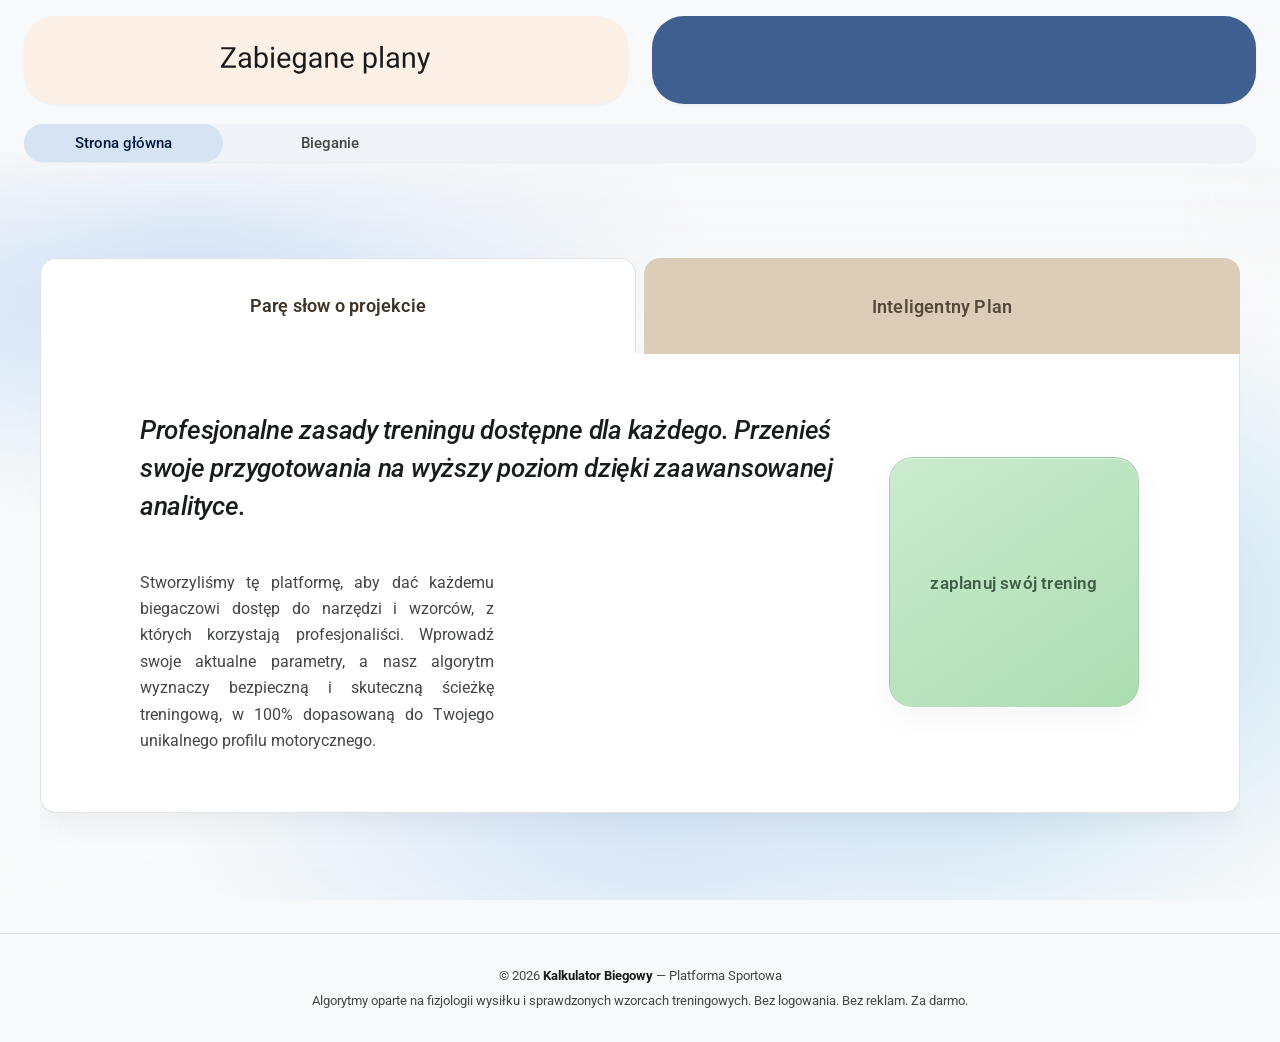
<file: index.html>
<!DOCTYPE html>
<html lang="pl">
<head>
    <meta charset="UTF-8">
    <meta name="viewport" content="width=device-width, initial-scale=1.0">
    <meta name="description" content="Platforma sportowa Kalkulator Biegowy — profesjonalne narzędzia treningowe oparte na fizjologii wysiłku.">

    <title>Kalkulator Biegowy — Platforma Sportowa</title>

    <!-- JSON-LD: SoftwareApplication (SEO) -->
    <script type="application/ld+json">
    {
        "@context": "https://schema.org",
        "@type": "SoftwareApplication",
        "name": "Kalkulator Biegowy",
        "applicationCategory": "SportsApplication",
        "operatingSystem": "Web",
        "description": "Platforma profesjonalnych narzędzi treningowych dla biegaczy, oparta na fizjologii wysiłku i sprawdzonych metodach treningowych.",
        "offers": {
            "@type": "Offer",
            "price": "0",
            "priceCurrency": "PLN"
        },
        "inLanguage": "pl"
    }
    </script>

    <!-- Google Fonts: Roboto + Material Symbols Outlined -->
    <link rel="preconnect" href="https://fonts.googleapis.com">
    <link rel="preconnect" href="https://fonts.gstatic.com" crossorigin>
    <link href="https://fonts.googleapis.com/css2?family=Roboto:wght@400;500;700&display=swap" rel="stylesheet">
    <link href="https://fonts.googleapis.com/css2?family=Material+Symbols+Outlined:opsz,wght,FILL,GRAD@24,400,0,0" rel="stylesheet">

    <!-- Design System: Material Design 3 -->
    <link rel="stylesheet" href="bieganie/style.css">

</head>
<body>

    <div class="bg" aria-hidden="true"></div>
    <div class="glass" aria-hidden="true"></div>

    <!-- =============================================
         TOP APP BAR (M3 — Surface / Sticky)
         ============================================= -->
    <header class="m3-top-bar" role="banner">
        <div class="m3-top-row-split">
            <div class="m3-top-half m3-half-left">
                <a href="index.html" class="m3-brand">
                    <svg class="m3-brand-logo" width="232" height="31" viewBox="0 0 232 31" fill="none" xmlns="http://www.w3.org/2000/svg" role="img" aria-label="Zabiegane plany">
                        <path d="M16.5469 21.5469V24H1.14062V21.5469H16.5469ZM16.0469 3.4375L1.85938 24H0V21.75L14.1719 1.25H16.0469V3.4375ZM14.7656 1.25V3.71875H0.203125V1.25H14.7656ZM30 21.1094V12.4062C30 11.7396 29.8646 11.1615 29.5938 10.6719C29.3333 10.1719 28.9375 9.78646 28.4062 9.51562C27.875 9.24479 27.2188 9.10938 26.4375 9.10938C25.7083 9.10938 25.0677 9.23438 24.5156 9.48438C23.974 9.73438 23.5469 10.0625 23.2344 10.4688C22.9323 10.875 22.7812 11.3125 22.7812 11.7812H19.8906C19.8906 11.1771 20.0469 10.5781 20.3594 9.98438C20.6719 9.39062 21.1198 8.85417 21.7031 8.375C22.2969 7.88542 23.0052 7.5 23.8281 7.21875C24.6615 6.92708 25.5885 6.78125 26.6094 6.78125C27.8385 6.78125 28.9219 6.98958 29.8594 7.40625C30.8073 7.82292 31.5469 8.45312 32.0781 9.29688C32.6198 10.1302 32.8906 11.1771 32.8906 12.4375V20.3125C32.8906 20.875 32.9375 21.474 33.0312 22.1094C33.1354 22.7448 33.2865 23.2917 33.4844 23.75V24H30.4688C30.3229 23.6667 30.2083 23.224 30.125 22.6719C30.0417 22.1094 30 21.5885 30 21.1094ZM30.5 13.75L30.5312 15.7812H27.6094C26.7865 15.7812 26.0521 15.849 25.4062 15.9844C24.7604 16.1094 24.2188 16.3021 23.7812 16.5625C23.3438 16.8229 23.0104 17.151 22.7812 17.5469C22.5521 17.9323 22.4375 18.3854 22.4375 18.9062C22.4375 19.4375 22.5573 19.9219 22.7969 20.3594C23.0365 20.7969 23.3958 21.1458 23.875 21.4062C24.3646 21.6562 24.9635 21.7812 25.6719 21.7812C26.5573 21.7812 27.3385 21.5938 28.0156 21.2188C28.6927 20.8438 29.2292 20.3854 29.625 19.8438C30.0312 19.3021 30.25 18.776 30.2812 18.2656L31.5156 19.6562C31.4427 20.0938 31.2448 20.5781 30.9219 21.1094C30.599 21.6406 30.1667 22.151 29.625 22.6406C29.0938 23.1198 28.4583 23.5208 27.7188 23.8438C26.9896 24.1562 26.1667 24.3125 25.25 24.3125C24.1042 24.3125 23.099 24.0885 22.2344 23.6406C21.3802 23.1927 20.7135 22.5938 20.2344 21.8438C19.7656 21.0833 19.5312 20.2344 19.5312 19.2969C19.5312 18.3906 19.7083 17.5938 20.0625 16.9062C20.4167 16.2083 20.9271 15.6302 21.5938 15.1719C22.2604 14.7031 23.0625 14.349 24 14.1094C24.9375 13.8698 25.9844 13.75 27.1406 13.75H30.5ZM37.4219 0H40.3281V20.7188L40.0781 24H37.4219V0ZM51.75 15.4062V15.7344C51.75 16.9635 51.6042 18.1042 51.3125 19.1562C51.0208 20.1979 50.5938 21.1042 50.0312 21.875C49.4688 22.6458 48.7812 23.2448 47.9688 23.6719C47.1562 24.099 46.224 24.3125 45.1719 24.3125C44.099 24.3125 43.1562 24.1302 42.3438 23.7656C41.5417 23.3906 40.8646 22.8542 40.3125 22.1562C39.7604 21.4583 39.3177 20.6146 38.9844 19.625C38.6615 18.6354 38.4375 17.5208 38.3125 16.2812V14.8438C38.4375 13.5938 38.6615 12.474 38.9844 11.4844C39.3177 10.4948 39.7604 9.65104 40.3125 8.95312C40.8646 8.24479 41.5417 7.70833 42.3438 7.34375C43.1458 6.96875 44.0781 6.78125 45.1406 6.78125C46.2031 6.78125 47.1458 6.98958 47.9688 7.40625C48.7917 7.8125 49.4792 8.39583 50.0312 9.15625C50.5938 9.91667 51.0208 10.8281 51.3125 11.8906C51.6042 12.9427 51.75 14.1146 51.75 15.4062ZM48.8438 15.7344V15.4062C48.8438 14.5625 48.7656 13.7708 48.6094 13.0312C48.4531 12.2812 48.2031 11.625 47.8594 11.0625C47.5156 10.4896 47.0625 10.0417 46.5 9.71875C45.9375 9.38542 45.2448 9.21875 44.4219 9.21875C43.6927 9.21875 43.0573 9.34375 42.5156 9.59375C41.9844 9.84375 41.5312 10.1823 41.1562 10.6094C40.7812 11.026 40.474 11.5052 40.2344 12.0469C40.0052 12.5781 39.8333 13.1302 39.7188 13.7031V17.4688C39.8854 18.1979 40.1562 18.901 40.5312 19.5781C40.9167 20.2448 41.4271 20.7917 42.0625 21.2188C42.7083 21.6458 43.5052 21.8594 44.4531 21.8594C45.2344 21.8594 45.901 21.7031 46.4531 21.3906C47.0156 21.0677 47.4688 20.625 47.8125 20.0625C48.1667 19.5 48.4271 18.849 48.5938 18.1094C48.7604 17.3698 48.8438 16.5781 48.8438 15.7344ZM58.5469 7.09375V24H55.6406V7.09375H58.5469ZM55.4219 2.60938C55.4219 2.14062 55.5625 1.74479 55.8438 1.42188C56.1354 1.09896 56.5625 0.9375 57.125 0.9375C57.6771 0.9375 58.099 1.09896 58.3906 1.42188C58.6927 1.74479 58.8438 2.14062 58.8438 2.60938C58.8438 3.05729 58.6927 3.44271 58.3906 3.76562C58.099 4.07812 57.6771 4.23438 57.125 4.23438C56.5625 4.23438 56.1354 4.07812 55.8438 3.76562C55.5625 3.44271 55.4219 3.05729 55.4219 2.60938ZM70.2031 24.3125C69.026 24.3125 67.9583 24.1146 67 23.7188C66.0521 23.3125 65.2344 22.7448 64.5469 22.0156C63.8698 21.2865 63.349 20.4219 62.9844 19.4219C62.6198 18.4219 62.4375 17.3281 62.4375 16.1406V15.4844C62.4375 14.1094 62.6406 12.8854 63.0469 11.8125C63.4531 10.7292 64.0052 9.8125 64.7031 9.0625C65.401 8.3125 66.1927 7.74479 67.0781 7.35938C67.9635 6.97396 68.8802 6.78125 69.8281 6.78125C71.0365 6.78125 72.0781 6.98958 72.9531 7.40625C73.8385 7.82292 74.5625 8.40625 75.125 9.15625C75.6875 9.89583 76.1042 10.7708 76.375 11.7812C76.6458 12.7812 76.7812 13.875 76.7812 15.0625V16.3594H64.1562V14H73.8906V13.7812C73.849 13.0312 73.6927 12.3021 73.4219 11.5938C73.1615 10.8854 72.7448 10.3021 72.1719 9.84375C71.599 9.38542 70.8177 9.15625 69.8281 9.15625C69.1719 9.15625 68.5677 9.29688 68.0156 9.57812C67.4635 9.84896 66.9896 10.2552 66.5938 10.7969C66.1979 11.3385 65.8906 12 65.6719 12.7812C65.4531 13.5625 65.3438 14.4635 65.3438 15.4844V16.1406C65.3438 16.9427 65.4531 17.6979 65.6719 18.4062C65.901 19.1042 66.2292 19.7188 66.6562 20.25C67.0938 20.7812 67.6198 21.1979 68.2344 21.5C68.8594 21.8021 69.5677 21.9531 70.3594 21.9531C71.3802 21.9531 72.2448 21.7448 72.9531 21.3281C73.6615 20.9115 74.2812 20.3542 74.8125 19.6562L76.5625 21.0469C76.1979 21.599 75.7344 22.125 75.1719 22.625C74.6094 23.125 73.9167 23.5312 73.0938 23.8438C72.2812 24.1562 71.3177 24.3125 70.2031 24.3125ZM91.1094 7.09375H93.7344V23.6406C93.7344 25.1302 93.4323 26.401 92.8281 27.4531C92.224 28.5052 91.3802 29.3021 90.2969 29.8438C89.224 30.3958 87.9844 30.6719 86.5781 30.6719C85.9948 30.6719 85.3073 30.5781 84.5156 30.3906C83.7344 30.2135 82.9635 29.9062 82.2031 29.4688C81.4531 29.0417 80.8229 28.4635 80.3125 27.7344L81.8281 26.0156C82.5365 26.8698 83.276 27.4635 84.0469 27.7969C84.8281 28.1302 85.599 28.2969 86.3594 28.2969C87.276 28.2969 88.0677 28.125 88.7344 27.7812C89.401 27.4375 89.9167 26.9271 90.2812 26.25C90.6562 25.5833 90.8438 24.7604 90.8438 23.7812V10.8125L91.1094 7.09375ZM79.4688 15.7344V15.4062C79.4688 14.1146 79.6198 12.9427 79.9219 11.8906C80.2344 10.8281 80.6771 9.91667 81.25 9.15625C81.8333 8.39583 82.5365 7.8125 83.3594 7.40625C84.1823 6.98958 85.1094 6.78125 86.1406 6.78125C87.2031 6.78125 88.1302 6.96875 88.9219 7.34375C89.724 7.70833 90.401 8.24479 90.9531 8.95312C91.5156 9.65104 91.9583 10.4948 92.2812 11.4844C92.6042 12.474 92.8281 13.5938 92.9531 14.8438V16.2812C92.8385 17.5208 92.6146 18.6354 92.2812 19.625C91.9583 20.6146 91.5156 21.4583 90.9531 22.1562C90.401 22.8542 89.724 23.3906 88.9219 23.7656C88.1198 24.1302 87.1823 24.3125 86.1094 24.3125C85.099 24.3125 84.1823 24.099 83.3594 23.6719C82.5469 23.2448 81.849 22.6458 81.2656 21.875C80.6823 21.1042 80.2344 20.1979 79.9219 19.1562C79.6198 18.1042 79.4688 16.9635 79.4688 15.7344ZM82.3594 15.4062V15.7344C82.3594 16.5781 82.4427 17.3698 82.6094 18.1094C82.7865 18.849 83.0521 19.5 83.4062 20.0625C83.7708 20.625 84.2344 21.0677 84.7969 21.3906C85.3594 21.7031 86.0312 21.8594 86.8125 21.8594C87.7708 21.8594 88.5625 21.6562 89.1875 21.25C89.8125 20.8438 90.3073 20.3073 90.6719 19.6406C91.0469 18.974 91.3385 18.25 91.5469 17.4688V13.7031C91.4323 13.1302 91.2552 12.5781 91.0156 12.0469C90.7865 11.5052 90.4844 11.026 90.1094 10.6094C89.7448 10.1823 89.2917 9.84375 88.75 9.59375C88.2083 9.34375 87.5729 9.21875 86.8438 9.21875C86.0521 9.21875 85.3698 9.38542 84.7969 9.71875C84.2344 10.0417 83.7708 10.4896 83.4062 11.0625C83.0521 11.625 82.7865 12.2812 82.6094 13.0312C82.4427 13.7708 82.3594 14.5625 82.3594 15.4062ZM108.094 21.1094V12.4062C108.094 11.7396 107.958 11.1615 107.688 10.6719C107.427 10.1719 107.031 9.78646 106.5 9.51562C105.969 9.24479 105.312 9.10938 104.531 9.10938C103.802 9.10938 103.161 9.23438 102.609 9.48438C102.068 9.73438 101.641 10.0625 101.328 10.4688C101.026 10.875 100.875 11.3125 100.875 11.7812H97.9844C97.9844 11.1771 98.1406 10.5781 98.4531 9.98438C98.7656 9.39062 99.2135 8.85417 99.7969 8.375C100.391 7.88542 101.099 7.5 101.922 7.21875C102.755 6.92708 103.682 6.78125 104.703 6.78125C105.932 6.78125 107.016 6.98958 107.953 7.40625C108.901 7.82292 109.641 8.45312 110.172 9.29688C110.714 10.1302 110.984 11.1771 110.984 12.4375V20.3125C110.984 20.875 111.031 21.474 111.125 22.1094C111.229 22.7448 111.38 23.2917 111.578 23.75V24H108.562C108.417 23.6667 108.302 23.224 108.219 22.6719C108.135 22.1094 108.094 21.5885 108.094 21.1094ZM108.594 13.75L108.625 15.7812H105.703C104.88 15.7812 104.146 15.849 103.5 15.9844C102.854 16.1094 102.312 16.3021 101.875 16.5625C101.438 16.8229 101.104 17.151 100.875 17.5469C100.646 17.9323 100.531 18.3854 100.531 18.9062C100.531 19.4375 100.651 19.9219 100.891 20.3594C101.13 20.7969 101.49 21.1458 101.969 21.4062C102.458 21.6562 103.057 21.7812 103.766 21.7812C104.651 21.7812 105.432 21.5938 106.109 21.2188C106.786 20.8438 107.323 20.3854 107.719 19.8438C108.125 19.3021 108.344 18.776 108.375 18.2656L109.609 19.6562C109.536 20.0938 109.339 20.5781 109.016 21.1094C108.693 21.6406 108.26 22.151 107.719 22.6406C107.188 23.1198 106.552 23.5208 105.812 23.8438C105.083 24.1562 104.26 24.3125 103.344 24.3125C102.198 24.3125 101.193 24.0885 100.328 23.6406C99.474 23.1927 98.8073 22.5938 98.3281 21.8438C97.8594 21.0833 97.625 20.2344 97.625 19.2969C97.625 18.3906 97.8021 17.5938 98.1562 16.9062C98.5104 16.2083 99.0208 15.6302 99.6875 15.1719C100.354 14.7031 101.156 14.349 102.094 14.1094C103.031 13.8698 104.078 13.75 105.234 13.75H108.594ZM118.422 10.7031V24H115.531V7.09375H118.266L118.422 10.7031ZM117.734 14.9062L116.531 14.8594C116.542 13.7031 116.714 12.6354 117.047 11.6562C117.38 10.6667 117.849 9.80729 118.453 9.07812C119.057 8.34896 119.776 7.78646 120.609 7.39062C121.453 6.98438 122.385 6.78125 123.406 6.78125C124.24 6.78125 124.99 6.89583 125.656 7.125C126.323 7.34375 126.891 7.69792 127.359 8.1875C127.839 8.67708 128.203 9.3125 128.453 10.0938C128.703 10.8646 128.828 11.8073 128.828 12.9219V24H125.922V12.8906C125.922 12.0052 125.792 11.2969 125.531 10.7656C125.271 10.224 124.891 9.83333 124.391 9.59375C123.891 9.34375 123.276 9.21875 122.547 9.21875C121.828 9.21875 121.172 9.36979 120.578 9.67188C119.995 9.97396 119.49 10.3906 119.062 10.9219C118.646 11.4531 118.318 12.0625 118.078 12.75C117.849 13.4271 117.734 14.1458 117.734 14.9062ZM140.234 24.3125C139.057 24.3125 137.99 24.1146 137.031 23.7188C136.083 23.3125 135.266 22.7448 134.578 22.0156C133.901 21.2865 133.38 20.4219 133.016 19.4219C132.651 18.4219 132.469 17.3281 132.469 16.1406V15.4844C132.469 14.1094 132.672 12.8854 133.078 11.8125C133.484 10.7292 134.036 9.8125 134.734 9.0625C135.432 8.3125 136.224 7.74479 137.109 7.35938C137.995 6.97396 138.911 6.78125 139.859 6.78125C141.068 6.78125 142.109 6.98958 142.984 7.40625C143.87 7.82292 144.594 8.40625 145.156 9.15625C145.719 9.89583 146.135 10.7708 146.406 11.7812C146.677 12.7812 146.812 13.875 146.812 15.0625V16.3594H134.188V14H143.922V13.7812C143.88 13.0312 143.724 12.3021 143.453 11.5938C143.193 10.8854 142.776 10.3021 142.203 9.84375C141.63 9.38542 140.849 9.15625 139.859 9.15625C139.203 9.15625 138.599 9.29688 138.047 9.57812C137.495 9.84896 137.021 10.2552 136.625 10.7969C136.229 11.3385 135.922 12 135.703 12.7812C135.484 13.5625 135.375 14.4635 135.375 15.4844V16.1406C135.375 16.9427 135.484 17.6979 135.703 18.4062C135.932 19.1042 136.26 19.7188 136.688 20.25C137.125 20.7812 137.651 21.1979 138.266 21.5C138.891 21.8021 139.599 21.9531 140.391 21.9531C141.411 21.9531 142.276 21.7448 142.984 21.3281C143.693 20.9115 144.312 20.3542 144.844 19.6562L146.594 21.0469C146.229 21.599 145.766 22.125 145.203 22.625C144.641 23.125 143.948 23.5312 143.125 23.8438C142.312 24.1562 141.349 24.3125 140.234 24.3125ZM161.016 10.3438V30.5H158.109V7.09375H160.766L161.016 10.3438ZM172.406 15.4062V15.7344C172.406 16.9635 172.26 18.1042 171.969 19.1562C171.677 20.1979 171.25 21.1042 170.688 21.875C170.135 22.6458 169.453 23.2448 168.641 23.6719C167.828 24.099 166.896 24.3125 165.844 24.3125C164.771 24.3125 163.823 24.1354 163 23.7812C162.177 23.4271 161.479 22.9115 160.906 22.2344C160.333 21.5573 159.875 20.7448 159.531 19.7969C159.198 18.849 158.969 17.7812 158.844 16.5938V14.8438C158.969 13.5938 159.203 12.474 159.547 11.4844C159.891 10.4948 160.344 9.65104 160.906 8.95312C161.479 8.24479 162.172 7.70833 162.984 7.34375C163.797 6.96875 164.734 6.78125 165.797 6.78125C166.859 6.78125 167.802 6.98958 168.625 7.40625C169.448 7.8125 170.141 8.39583 170.703 9.15625C171.266 9.91667 171.688 10.8281 171.969 11.8906C172.26 12.9427 172.406 14.1146 172.406 15.4062ZM169.5 15.7344V15.4062C169.5 14.5625 169.411 13.7708 169.234 13.0312C169.057 12.2812 168.781 11.625 168.406 11.0625C168.042 10.4896 167.573 10.0417 167 9.71875C166.427 9.38542 165.745 9.21875 164.953 9.21875C164.224 9.21875 163.589 9.34375 163.047 9.59375C162.516 9.84375 162.062 10.1823 161.688 10.6094C161.312 11.026 161.005 11.5052 160.766 12.0469C160.536 12.5781 160.365 13.1302 160.25 13.7031V17.75C160.458 18.4792 160.75 19.1667 161.125 19.8125C161.5 20.4479 162 20.9635 162.625 21.3594C163.25 21.7448 164.036 21.9375 164.984 21.9375C165.766 21.9375 166.438 21.776 167 21.4531C167.573 21.1198 168.042 20.6667 168.406 20.0938C168.781 19.5208 169.057 18.8646 169.234 18.125C169.411 17.375 169.5 16.5781 169.5 15.7344ZM179.234 0V24H176.328V0H179.234ZM193.844 21.1094V12.4062C193.844 11.7396 193.708 11.1615 193.438 10.6719C193.177 10.1719 192.781 9.78646 192.25 9.51562C191.719 9.24479 191.062 9.10938 190.281 9.10938C189.552 9.10938 188.911 9.23438 188.359 9.48438C187.818 9.73438 187.391 10.0625 187.078 10.4688C186.776 10.875 186.625 11.3125 186.625 11.7812H183.734C183.734 11.1771 183.891 10.5781 184.203 9.98438C184.516 9.39062 184.964 8.85417 185.547 8.375C186.141 7.88542 186.849 7.5 187.672 7.21875C188.505 6.92708 189.432 6.78125 190.453 6.78125C191.682 6.78125 192.766 6.98958 193.703 7.40625C194.651 7.82292 195.391 8.45312 195.922 9.29688C196.464 10.1302 196.734 11.1771 196.734 12.4375V20.3125C196.734 20.875 196.781 21.474 196.875 22.1094C196.979 22.7448 197.13 23.2917 197.328 23.75V24H194.312C194.167 23.6667 194.052 23.224 193.969 22.6719C193.885 22.1094 193.844 21.5885 193.844 21.1094ZM194.344 13.75L194.375 15.7812H191.453C190.63 15.7812 189.896 15.849 189.25 15.9844C188.604 16.1094 188.062 16.3021 187.625 16.5625C187.188 16.8229 186.854 17.151 186.625 17.5469C186.396 17.9323 186.281 18.3854 186.281 18.9062C186.281 19.4375 186.401 19.9219 186.641 20.3594C186.88 20.7969 187.24 21.1458 187.719 21.4062C188.208 21.6562 188.807 21.7812 189.516 21.7812C190.401 21.7812 191.182 21.5938 191.859 21.2188C192.536 20.8438 193.073 20.3854 193.469 19.8438C193.875 19.3021 194.094 18.776 194.125 18.2656L195.359 19.6562C195.286 20.0938 195.089 20.5781 194.766 21.1094C194.443 21.6406 194.01 22.151 193.469 22.6406C192.938 23.1198 192.302 23.5208 191.562 23.8438C190.833 24.1562 190.01 24.3125 189.094 24.3125C187.948 24.3125 186.943 24.0885 186.078 23.6406C185.224 23.1927 184.557 22.5938 184.078 21.8438C183.609 21.0833 183.375 20.2344 183.375 19.2969C183.375 18.3906 183.552 17.5938 183.906 16.9062C184.26 16.2083 184.771 15.6302 185.438 15.1719C186.104 14.7031 186.906 14.349 187.844 14.1094C188.781 13.8698 189.828 13.75 190.984 13.75H194.344ZM204.172 10.7031V24H201.281V7.09375H204.016L204.172 10.7031ZM203.484 14.9062L202.281 14.8594C202.292 13.7031 202.464 12.6354 202.797 11.6562C203.13 10.6667 203.599 9.80729 204.203 9.07812C204.807 8.34896 205.526 7.78646 206.359 7.39062C207.203 6.98438 208.135 6.78125 209.156 6.78125C209.99 6.78125 210.74 6.89583 211.406 7.125C212.073 7.34375 212.641 7.69792 213.109 8.1875C213.589 8.67708 213.953 9.3125 214.203 10.0938C214.453 10.8646 214.578 11.8073 214.578 12.9219V24H211.672V12.8906C211.672 12.0052 211.542 11.2969 211.281 10.7656C211.021 10.224 210.641 9.83333 210.141 9.59375C209.641 9.34375 209.026 9.21875 208.297 9.21875C207.578 9.21875 206.922 9.36979 206.328 9.67188C205.745 9.97396 205.24 10.3906 204.812 10.9219C204.396 11.4531 204.068 12.0625 203.828 12.75C203.599 13.4271 203.484 14.1458 203.484 14.9062ZM223.719 22.25L228.422 7.09375H231.516L224.734 26.6094C224.578 27.026 224.37 27.474 224.109 27.9531C223.859 28.4427 223.536 28.9062 223.141 29.3438C222.745 29.7812 222.266 30.1354 221.703 30.4062C221.151 30.6875 220.49 30.8281 219.719 30.8281C219.49 30.8281 219.198 30.7969 218.844 30.7344C218.49 30.6719 218.24 30.6198 218.094 30.5781L218.078 28.2344C218.161 28.2448 218.292 28.2552 218.469 28.2656C218.656 28.2865 218.786 28.2969 218.859 28.2969C219.516 28.2969 220.073 28.2083 220.531 28.0312C220.99 27.8646 221.375 27.5781 221.688 27.1719C222.01 26.776 222.286 26.2292 222.516 25.5312L223.719 22.25ZM220.266 7.09375L224.656 20.2188L225.406 23.2656L223.328 24.3281L217.109 7.09375H220.266Z" fill="currentColor"/>
                    </svg>
                </a>
            </div>
            <div class="m3-top-half m3-half-right" style="justify-content: flex-end;">
            </div>
        </div>
        <nav class="m3-tab-row" aria-label="Nawigacja główna">
            <a href="index.html" class="m3-tab active">
                Strona główna
            </a>
            <a href="bieganie/bieganie.html" class="m3-tab">
                Bieganie
            </a>
            <a href="#" class="m3-tab" style="pointer-events: none; opacity: 0.5;">
            </a>
        </nav>
    </header>

    <!-- =============================================
         MAIN CONTENT (Hub)
         ============================================= -->
    <main class="app-content home-main">

        <!-- ==========================================
             SEKCJA HERO — zakładki (showcase) + CTA
             ========================================== -->
        <section class="hero-showcase" aria-label="Wybór dyscypliny">
            <div class="showcase-tablist" role="tablist" aria-label="Widok strony głównej">
                <button type="button" class="showcase-tab" role="tab" id="showcase-tab-1"
                    aria-selected="true" aria-controls="panel-1">
                    <span class="showcase-tab-brand">
                        <span class="showcase-tab-label">Parę słow o projekcie</span>
                    </span>
                </button>
                <button type="button" class="showcase-tab" role="tab" id="showcase-tab-2"
                    aria-selected="false" aria-controls="panel-2">
                    <span class="showcase-tab-brand">
                        <span class="showcase-tab-label">Inteligentny Plan</span>
                    </span>
                </button>
            </div>

            <div class="hero-showcase-folder">
                <div id="panel-1" class="showcase-panel" role="tabpanel" aria-labelledby="showcase-tab-1">
                    <div class="showcase-panel-content">
                        <div class="showcase-panel-text-block">
                            <h3 class="showcase-quote">
                                Profesjonalne zasady treningu dostępne dla każdego. Przenieś swoje przygotowania na wyższy poziom dzięki zaawansowanej analityce.
                            </h3>
                            <p class="showcase-panel-text">
                                Stworzyliśmy tę platformę, aby dać każdemu biegaczowi dostęp do narzędzi i wzorców, z których korzystają profesjonaliści. Wprowadź swoje aktualne parametry, a nasz algorytm wyznaczy bezpieczną i skuteczną ścieżkę treningową, w 100% dopasowaną do Twojego unikalnego profilu motorycznego.
                            </p>
                        </div>
                        <div class="showcase-panel-visual">
                            <a href="bieganie/bieganie.html" class="btn-generate showcase-panel-cta-visual" aria-label="Zaplanuj swój trening">
                                zaplanuj swój trening
                            </a>
                        </div>
                    </div>
                </div>
                <div id="panel-2" class="showcase-panel" role="tabpanel" aria-labelledby="showcase-tab-2" hidden>
                    <div class="showcase-panel-content">
                        <div class="showcase-panel-text-block">
                            <h3 class="showcase-quote">
                                Jesteś w miejscu, gdzie plan dostosowuje się do Twojego życia, a nie Ty do planu. Odkryj inteligentny proces, który prowadzi Cię za rękę do celu.
                            </h3>
                            <p class="showcase-panel-text">
                                Zdejmujemy z Ciebie ciężar dziennego planowania. Ty tylko wiążesz buty i wychodzisz na trening. Stosujemy rygorystyczny, wielotygodniowy cykl adaptacyjny. To czas, w którym Twoja fizjologia przechodzi trwałą metamorfozę, budując wydolność, która zostanie z Tobą na dłuższy czas, a nie tylko na jeden bieg.
                            </p>
                        </div>
                        <div class="showcase-panel-visual">
                            <a href="bieganie/bieganie.html" class="btn-generate showcase-panel-cta-visual" aria-label="Zaplanuj swój trening">
                                zaplanuj swój trening
                            </a>
                        </div>
                    </div>
                </div>
            </div>
        </section>

    </main>

    <!-- =============================================
         STOPKA STRONY (poza <main>)
         Wyśrodkowana, border-top var(--border),
         tekst var(--muted), drobny font.
         ============================================= -->
    <footer class="site-footer" role="contentinfo">
        <p>© 2026 <strong>Kalkulator Biegowy</strong> — Platforma Sportowa</p>
        <p>
            Algorytmy oparte na fizjologii wysiłku i sprawdzonych wzorcach treningowych.
            Bez logowania. Bez reklam. Za darmo.
        </p>
    </footer>

    <script src="nav.js" defer></script>
    <script>
    /**
     * Hero showcase — zakładki (WCAG). Tylko index.html; brak modułu = cichy return.
     * Czyste funkcje: cyclicIndex, indexOfSelectedTab; DRY: applyTabSelection.
     */
    (() => {
        'use strict';

        const TABLIST_SEL = '.hero-showcase .showcase-tablist[role="tablist"]';

        const queryTablist = () => {
            try {
                return document.querySelector(TABLIST_SEL);
            } catch (err) {
                console.warn('[hero-showcase-tabs] queryTablist', err);
                return null;
            }
        };

        const collectTabs = (tablist) => {
            try {
                return Array.from(tablist.querySelectorAll('[role="tab"]'));
            } catch (err) {
                console.warn('[hero-showcase-tabs] collectTabs', err);
                return [];
            }
        };

        const indexOfSelectedTab = (tabs) => {
            const i = tabs.findIndex((t) => t.getAttribute('aria-selected') === 'true');
            return i < 0 ? 0 : i;
        };

        /** @param {number} currentIndex @param {number} delta -1 | 1 @param {number} length */
        const cyclicIndex = (currentIndex, delta, length) => {
            if (length < 1) return 0;
            return ((currentIndex + delta) % length + length) % length;
        };

        const panelForTab = (tab) => {
            try {
                const id = tab.getAttribute('aria-controls');
                return id ? document.getElementById(id) : null;
            } catch (err) {
                console.warn('[hero-showcase-tabs] panelForTab', err);
                return null;
            }
        };

        const applyTabSelection = (tabs, activeIndex) => {
            tabs.forEach((tab, i) => {
                const on = i === activeIndex;
                tab.setAttribute('aria-selected', String(on));
                tab.tabIndex = on ? 0 : -1;
                const panel = panelForTab(tab);
                if (!panel) return;
                if (on) panel.removeAttribute('hidden');
                else panel.setAttribute('hidden', '');
            });
        };

        const bindShowcaseTabs = (tablist, tabs) => {
            tablist.addEventListener('click', (e) => {
                try {
                    const t = e.target?.closest?.('[role="tab"]');
                    if (!t || !tablist.contains(t)) return;
                    e.preventDefault();
                    const idx = tabs.indexOf(t);
                    if (idx < 0) return;
                    applyTabSelection(tabs, idx);
                } catch (err) {
                    console.warn('[hero-showcase-tabs] click', err);
                }
            });

            tablist.addEventListener('keydown', (e) => {
                try {
                    let delta = 0;
                    if (e.key === 'ArrowRight') delta = 1;
                    else if (e.key === 'ArrowLeft') delta = -1;
                    else return;

                    e.preventDefault();
                    const cur = indexOfSelectedTab(tabs);
                    const next = cyclicIndex(cur, delta, tabs.length);
                    applyTabSelection(tabs, next);
                    tabs[next].focus();
                } catch (err) {
                    console.warn('[hero-showcase-tabs] keydown', err);
                }
            });
        };

        const init = () => {
            try {
                const tablist = queryTablist();
                if (!tablist) return;

                const tabs = collectTabs(tablist);
                if (!tabs.length) return;

                bindShowcaseTabs(tablist, tabs);
                applyTabSelection(tabs, indexOfSelectedTab(tabs));
            } catch (err) {
                console.warn('[hero-showcase-tabs] init', err);
            }
        };

        if (document.readyState === 'loading') {
            document.addEventListener('DOMContentLoaded', init);
        } else {
            init();
        }
    })();
    </script>
</body>
</html>
</file>
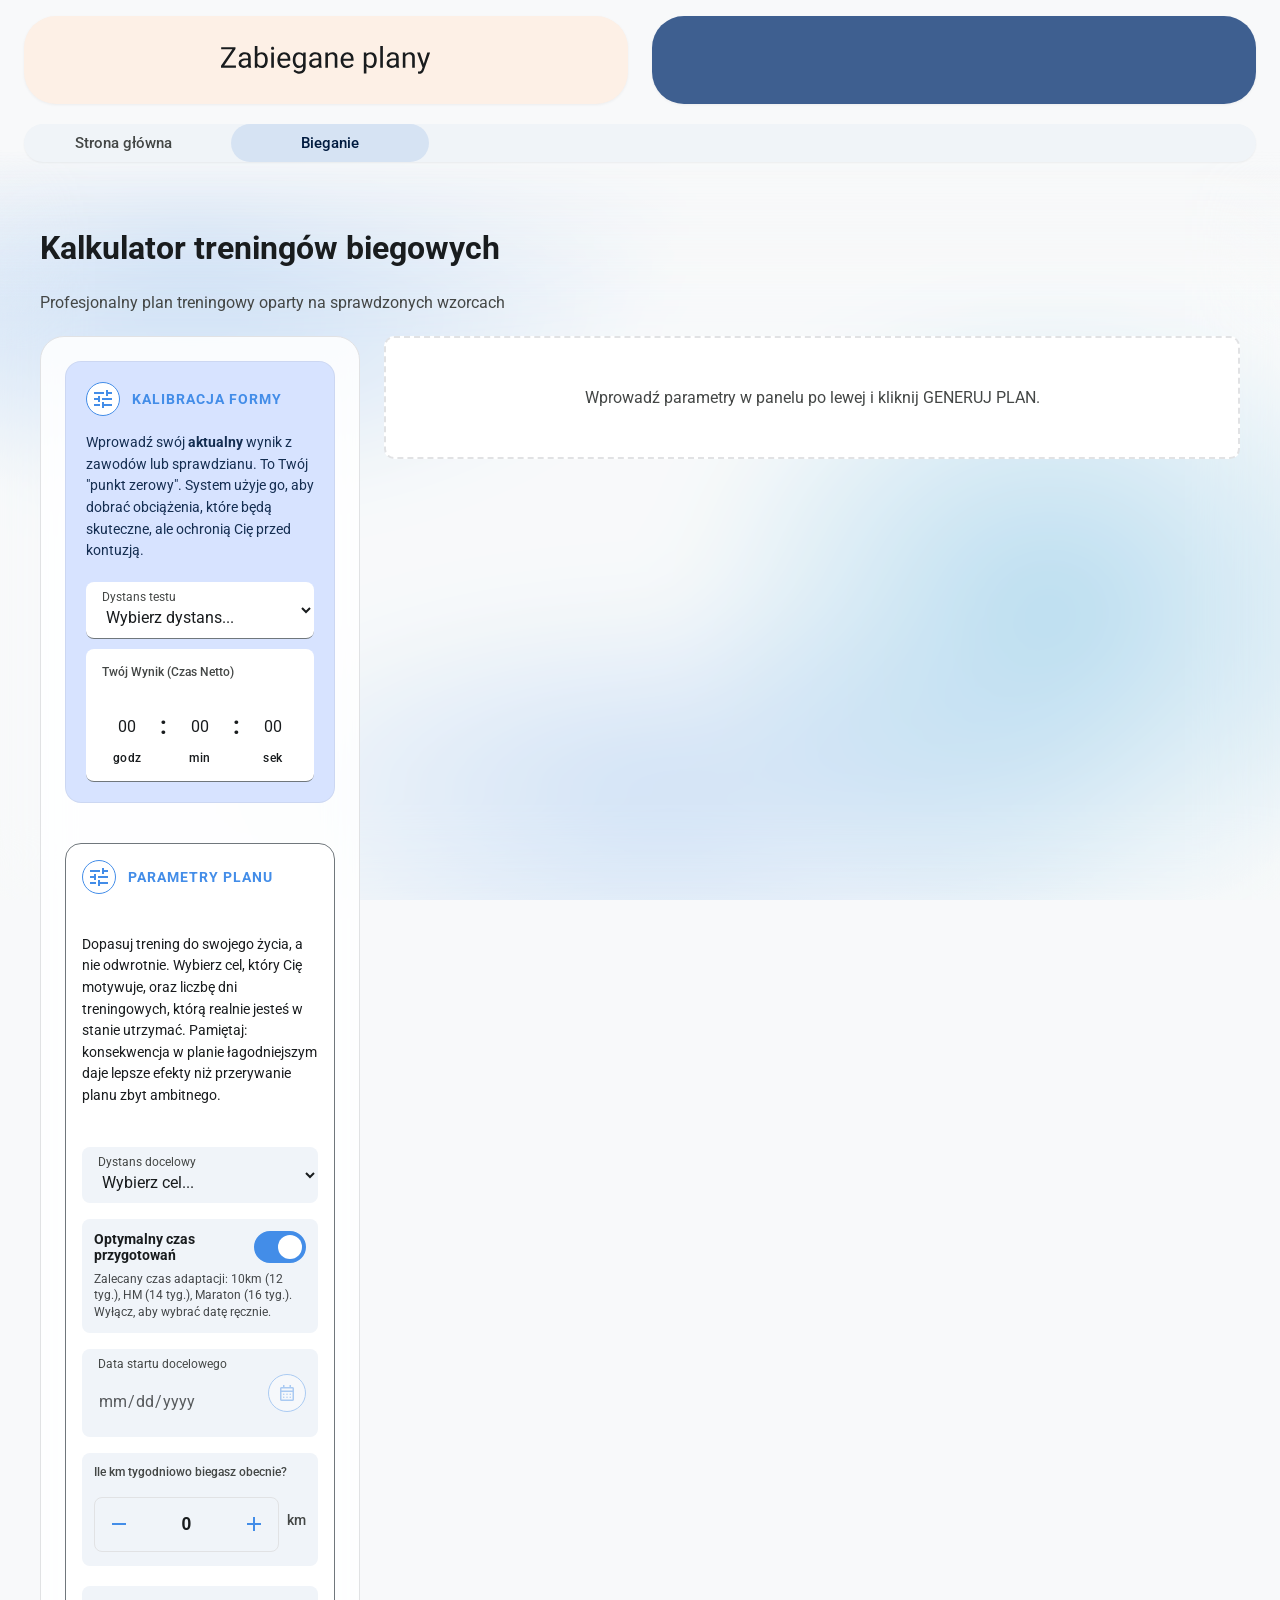
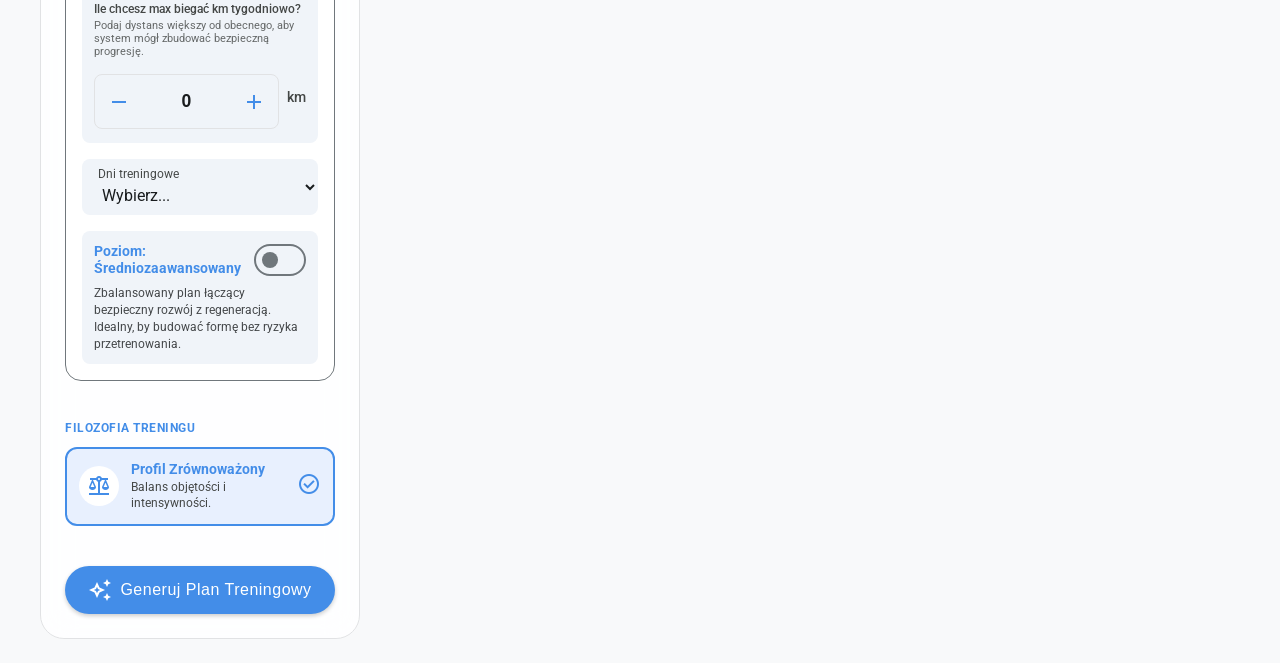
<file: bieganie/bieganie.html>
<!DOCTYPE html>
<html lang="pl">
<head>
    <meta charset="UTF-8">
    <meta name="viewport" content="width=device-width, initial-scale=1.0">
    <title>Trener Biegowy - Zestaw Narzędzi</title>
    
    <link rel="preconnect" href="https://fonts.googleapis.com">
    <link rel="preconnect" href="https://fonts.gstatic.com" crossorigin>
    <link href="https://fonts.googleapis.com/css2?family=Roboto:wght@400;500;700&display=swap" rel="stylesheet">
    <link href="https://fonts.googleapis.com/css2?family=Material+Symbols+Outlined:opsz,wght,FILL,GRAD@24,400,0,0" rel="stylesheet" />
    <link rel="stylesheet" href="style.css">
</head>
<body>

    <div class="bg" aria-hidden="true"></div>
    <div class="glass" aria-hidden="true"></div>

    <header class="m3-top-bar" role="banner">
        <div class="m3-top-row-split">
            <div class="m3-top-half m3-half-left">
                <a href="../index.html" class="m3-brand">
                    <svg class="m3-brand-logo" width="232" height="31" viewBox="0 0 232 31" fill="none" xmlns="http://www.w3.org/2000/svg" role="img" aria-label="Zabiegane plany">
                        <path d="M16.5469 21.5469V24H1.14062V21.5469H16.5469ZM16.0469 3.4375L1.85938 24H0V21.75L14.1719 1.25H16.0469V3.4375ZM14.7656 1.25V3.71875H0.203125V1.25H14.7656ZM30 21.1094V12.4062C30 11.7396 29.8646 11.1615 29.5938 10.6719C29.3333 10.1719 28.9375 9.78646 28.4062 9.51562C27.875 9.24479 27.2188 9.10938 26.4375 9.10938C25.7083 9.10938 25.0677 9.23438 24.5156 9.48438C23.974 9.73438 23.5469 10.0625 23.2344 10.4688C22.9323 10.875 22.7812 11.3125 22.7812 11.7812H19.8906C19.8906 11.1771 20.0469 10.5781 20.3594 9.98438C20.6719 9.39062 21.1198 8.85417 21.7031 8.375C22.2969 7.88542 23.0052 7.5 23.8281 7.21875C24.6615 6.92708 25.5885 6.78125 26.6094 6.78125C27.8385 6.78125 28.9219 6.98958 29.8594 7.40625C30.8073 7.82292 31.5469 8.45312 32.0781 9.29688C32.6198 10.1302 32.8906 11.1771 32.8906 12.4375V20.3125C32.8906 20.875 32.9375 21.474 33.0312 22.1094C33.1354 22.7448 33.2865 23.2917 33.4844 23.75V24H30.4688C30.3229 23.6667 30.2083 23.224 30.125 22.6719C30.0417 22.1094 30 21.5885 30 21.1094ZM30.5 13.75L30.5312 15.7812H27.6094C26.7865 15.7812 26.0521 15.849 25.4062 15.9844C24.7604 16.1094 24.2188 16.3021 23.7812 16.5625C23.3438 16.8229 23.0104 17.151 22.7812 17.5469C22.5521 17.9323 22.4375 18.3854 22.4375 18.9062C22.4375 19.4375 22.5573 19.9219 22.7969 20.3594C23.0365 20.7969 23.3958 21.1458 23.875 21.4062C24.3646 21.6562 24.9635 21.7812 25.6719 21.7812C26.5573 21.7812 27.3385 21.5938 28.0156 21.2188C28.6927 20.8438 29.2292 20.3854 29.625 19.8438C30.0312 19.3021 30.25 18.776 30.2812 18.2656L31.5156 19.6562C31.4427 20.0938 31.2448 20.5781 30.9219 21.1094C30.599 21.6406 30.1667 22.151 29.625 22.6406C29.0938 23.1198 28.4583 23.5208 27.7188 23.8438C26.9896 24.1562 26.1667 24.3125 25.25 24.3125C24.1042 24.3125 23.099 24.0885 22.2344 23.6406C21.3802 23.1927 20.7135 22.5938 20.2344 21.8438C19.7656 21.0833 19.5312 20.2344 19.5312 19.2969C19.5312 18.3906 19.7083 17.5938 20.0625 16.9062C20.4167 16.2083 20.9271 15.6302 21.5938 15.1719C22.2604 14.7031 23.0625 14.349 24 14.1094C24.9375 13.8698 25.9844 13.75 27.1406 13.75H30.5ZM37.4219 0H40.3281V20.7188L40.0781 24H37.4219V0ZM51.75 15.4062V15.7344C51.75 16.9635 51.6042 18.1042 51.3125 19.1562C51.0208 20.1979 50.5938 21.1042 50.0312 21.875C49.4688 22.6458 48.7812 23.2448 47.9688 23.6719C47.1562 24.099 46.224 24.3125 45.1719 24.3125C44.099 24.3125 43.1562 24.1302 42.3438 23.7656C41.5417 23.3906 40.8646 22.8542 40.3125 22.1562C39.7604 21.4583 39.3177 20.6146 38.9844 19.625C38.6615 18.6354 38.4375 17.5208 38.3125 16.2812V14.8438C38.4375 13.5938 38.6615 12.474 38.9844 11.4844C39.3177 10.4948 39.7604 9.65104 40.3125 8.95312C40.8646 8.24479 41.5417 7.70833 42.3438 7.34375C43.1458 6.96875 44.0781 6.78125 45.1406 6.78125C46.2031 6.78125 47.1458 6.98958 47.9688 7.40625C48.7917 7.8125 49.4792 8.39583 50.0312 9.15625C50.5938 9.91667 51.0208 10.8281 51.3125 11.8906C51.6042 12.9427 51.75 14.1146 51.75 15.4062ZM48.8438 15.7344V15.4062C48.8438 14.5625 48.7656 13.7708 48.6094 13.0312C48.4531 12.2812 48.2031 11.625 47.8594 11.0625C47.5156 10.4896 47.0625 10.0417 46.5 9.71875C45.9375 9.38542 45.2448 9.21875 44.4219 9.21875C43.6927 9.21875 43.0573 9.34375 42.5156 9.59375C41.9844 9.84375 41.5312 10.1823 41.1562 10.6094C40.7812 11.026 40.474 11.5052 40.2344 12.0469C40.0052 12.5781 39.8333 13.1302 39.7188 13.7031V17.4688C39.8854 18.1979 40.1562 18.901 40.5312 19.5781C40.9167 20.2448 41.4271 20.7917 42.0625 21.2188C42.7083 21.6458 43.5052 21.8594 44.4531 21.8594C45.2344 21.8594 45.901 21.7031 46.4531 21.3906C47.0156 21.0677 47.4688 20.625 47.8125 20.0625C48.1667 19.5 48.4271 18.849 48.5938 18.1094C48.7604 17.3698 48.8438 16.5781 48.8438 15.7344ZM58.5469 7.09375V24H55.6406V7.09375H58.5469ZM55.4219 2.60938C55.4219 2.14062 55.5625 1.74479 55.8438 1.42188C56.1354 1.09896 56.5625 0.9375 57.125 0.9375C57.6771 0.9375 58.099 1.09896 58.3906 1.42188C58.6927 1.74479 58.8438 2.14062 58.8438 2.60938C58.8438 3.05729 58.6927 3.44271 58.3906 3.76562C58.099 4.07812 57.6771 4.23438 57.125 4.23438C56.5625 4.23438 56.1354 4.07812 55.8438 3.76562C55.5625 3.44271 55.4219 3.05729 55.4219 2.60938ZM70.2031 24.3125C69.026 24.3125 67.9583 24.1146 67 23.7188C66.0521 23.3125 65.2344 22.7448 64.5469 22.0156C63.8698 21.2865 63.349 20.4219 62.9844 19.4219C62.6198 18.4219 62.4375 17.3281 62.4375 16.1406V15.4844C62.4375 14.1094 62.6406 12.8854 63.0469 11.8125C63.4531 10.7292 64.0052 9.8125 64.7031 9.0625C65.401 8.3125 66.1927 7.74479 67.0781 7.35938C67.9635 6.97396 68.8802 6.78125 69.8281 6.78125C71.0365 6.78125 72.0781 6.98958 72.9531 7.40625C73.8385 7.82292 74.5625 8.40625 75.125 9.15625C75.6875 9.89583 76.1042 10.7708 76.375 11.7812C76.6458 12.7812 76.7812 13.875 76.7812 15.0625V16.3594H64.1562V14H73.8906V13.7812C73.849 13.0312 73.6927 12.3021 73.4219 11.5938C73.1615 10.8854 72.7448 10.3021 72.1719 9.84375C71.599 9.38542 70.8177 9.15625 69.8281 9.15625C69.1719 9.15625 68.5677 9.29688 68.0156 9.57812C67.4635 9.84896 66.9896 10.2552 66.5938 10.7969C66.1979 11.3385 65.8906 12 65.6719 12.7812C65.4531 13.5625 65.3438 14.4635 65.3438 15.4844V16.1406C65.3438 16.9427 65.4531 17.6979 65.6719 18.4062C65.901 19.1042 66.2292 19.7188 66.6562 20.25C67.0938 20.7812 67.6198 21.1979 68.2344 21.5C68.8594 21.8021 69.5677 21.9531 70.3594 21.9531C71.3802 21.9531 72.2448 21.7448 72.9531 21.3281C73.6615 20.9115 74.2812 20.3542 74.8125 19.6562L76.5625 21.0469C76.1979 21.599 75.7344 22.125 75.1719 22.625C74.6094 23.125 73.9167 23.5312 73.0938 23.8438C72.2812 24.1562 71.3177 24.3125 70.2031 24.3125ZM91.1094 7.09375H93.7344V23.6406C93.7344 25.1302 93.4323 26.401 92.8281 27.4531C92.224 28.5052 91.3802 29.3021 90.2969 29.8438C89.224 30.3958 87.9844 30.6719 86.5781 30.6719C85.9948 30.6719 85.3073 30.5781 84.5156 30.3906C83.7344 30.2135 82.9635 29.9062 82.2031 29.4688C81.4531 29.0417 80.8229 28.4635 80.3125 27.7344L81.8281 26.0156C82.5365 26.8698 83.276 27.4635 84.0469 27.7969C84.8281 28.1302 85.599 28.2969 86.3594 28.2969C87.276 28.2969 88.0677 28.125 88.7344 27.7812C89.401 27.4375 89.9167 26.9271 90.2812 26.25C90.6562 25.5833 90.8438 24.7604 90.8438 23.7812V10.8125L91.1094 7.09375ZM79.4688 15.7344V15.4062C79.4688 14.1146 79.6198 12.9427 79.9219 11.8906C80.2344 10.8281 80.6771 9.91667 81.25 9.15625C81.8333 8.39583 82.5365 7.8125 83.3594 7.40625C84.1823 6.98958 85.1094 6.78125 86.1406 6.78125C87.2031 6.78125 88.1302 6.96875 88.9219 7.34375C89.724 7.70833 90.401 8.24479 90.9531 8.95312C91.5156 9.65104 91.9583 10.4948 92.2812 11.4844C92.6042 12.474 92.8281 13.5938 92.9531 14.8438V16.2812C92.8385 17.5208 92.6146 18.6354 92.2812 19.625C91.9583 20.6146 91.5156 21.4583 90.9531 22.1562C90.401 22.8542 89.724 23.3906 88.9219 23.7656C88.1198 24.1302 87.1823 24.3125 86.1094 24.3125C85.099 24.3125 84.1823 24.099 83.3594 23.6719C82.5469 23.2448 81.849 22.6458 81.2656 21.875C80.6823 21.1042 80.2344 20.1979 79.9219 19.1562C79.6198 18.1042 79.4688 16.9635 79.4688 15.7344ZM82.3594 15.4062V15.7344C82.3594 16.5781 82.4427 17.3698 82.6094 18.1094C82.7865 18.849 83.0521 19.5 83.4062 20.0625C83.7708 20.625 84.2344 21.0677 84.7969 21.3906C85.3594 21.7031 86.0312 21.8594 86.8125 21.8594C87.7708 21.8594 88.5625 21.6562 89.1875 21.25C89.8125 20.8438 90.3073 20.3073 90.6719 19.6406C91.0469 18.974 91.3385 18.25 91.5469 17.4688V13.7031C91.4323 13.1302 91.2552 12.5781 91.0156 12.0469C90.7865 11.5052 90.4844 11.026 90.1094 10.6094C89.7448 10.1823 89.2917 9.84375 88.75 9.59375C88.2083 9.34375 87.5729 9.21875 86.8438 9.21875C86.0521 9.21875 85.3698 9.38542 84.7969 9.71875C84.2344 10.0417 83.7708 10.4896 83.4062 11.0625C83.0521 11.625 82.7865 12.2812 82.6094 13.0312C82.4427 13.7708 82.3594 14.5625 82.3594 15.4062ZM108.094 21.1094V12.4062C108.094 11.7396 107.958 11.1615 107.688 10.6719C107.427 10.1719 107.031 9.78646 106.5 9.51562C105.969 9.24479 105.312 9.10938 104.531 9.10938C103.802 9.10938 103.161 9.23438 102.609 9.48438C102.068 9.73438 101.641 10.0625 101.328 10.4688C101.026 10.875 100.875 11.3125 100.875 11.7812H97.9844C97.9844 11.1771 98.1406 10.5781 98.4531 9.98438C98.7656 9.39062 99.2135 8.85417 99.7969 8.375C100.391 7.88542 101.099 7.5 101.922 7.21875C102.755 6.92708 103.682 6.78125 104.703 6.78125C105.932 6.78125 107.016 6.98958 107.953 7.40625C108.901 7.82292 109.641 8.45312 110.172 9.29688C110.714 10.1302 110.984 11.1771 110.984 12.4375V20.3125C110.984 20.875 111.031 21.474 111.125 22.1094C111.229 22.7448 111.38 23.2917 111.578 23.75V24H108.562C108.417 23.6667 108.302 23.224 108.219 22.6719C108.135 22.1094 108.094 21.5885 108.094 21.1094ZM108.594 13.75L108.625 15.7812H105.703C104.88 15.7812 104.146 15.849 103.5 15.9844C102.854 16.1094 102.312 16.3021 101.875 16.5625C101.438 16.8229 101.104 17.151 100.875 17.5469C100.646 17.9323 100.531 18.3854 100.531 18.9062C100.531 19.4375 100.651 19.9219 100.891 20.3594C101.13 20.7969 101.49 21.1458 101.969 21.4062C102.458 21.6562 103.057 21.7812 103.766 21.7812C104.651 21.7812 105.432 21.5938 106.109 21.2188C106.786 20.8438 107.323 20.3854 107.719 19.8438C108.125 19.3021 108.344 18.776 108.375 18.2656L109.609 19.6562C109.536 20.0938 109.339 20.5781 109.016 21.1094C108.693 21.6406 108.26 22.151 107.719 22.6406C107.188 23.1198 106.552 23.5208 105.812 23.8438C105.083 24.1562 104.26 24.3125 103.344 24.3125C102.198 24.3125 101.193 24.0885 100.328 23.6406C99.474 23.1927 98.8073 22.5938 98.3281 21.8438C97.8594 21.0833 97.625 20.2344 97.625 19.2969C97.625 18.3906 97.8021 17.5938 98.1562 16.9062C98.5104 16.2083 99.0208 15.6302 99.6875 15.1719C100.354 14.7031 101.156 14.349 102.094 14.1094C103.031 13.8698 104.078 13.75 105.234 13.75H108.594ZM118.422 10.7031V24H115.531V7.09375H118.266L118.422 10.7031ZM117.734 14.9062L116.531 14.8594C116.542 13.7031 116.714 12.6354 117.047 11.6562C117.38 10.6667 117.849 9.80729 118.453 9.07812C119.057 8.34896 119.776 7.78646 120.609 7.39062C121.453 6.98438 122.385 6.78125 123.406 6.78125C124.24 6.78125 124.99 6.89583 125.656 7.125C126.323 7.34375 126.891 7.69792 127.359 8.1875C127.839 8.67708 128.203 9.3125 128.453 10.0938C128.703 10.8646 128.828 11.8073 128.828 12.9219V24H125.922V12.8906C125.922 12.0052 125.792 11.2969 125.531 10.7656C125.271 10.224 124.891 9.83333 124.391 9.59375C123.891 9.34375 123.276 9.21875 122.547 9.21875C121.828 9.21875 121.172 9.36979 120.578 9.67188C119.995 9.97396 119.49 10.3906 119.062 10.9219C118.646 11.4531 118.318 12.0625 118.078 12.75C117.849 13.4271 117.734 14.1458 117.734 14.9062ZM140.234 24.3125C139.057 24.3125 137.99 24.1146 137.031 23.7188C136.083 23.3125 135.266 22.7448 134.578 22.0156C133.901 21.2865 133.38 20.4219 133.016 19.4219C132.651 18.4219 132.469 17.3281 132.469 16.1406V15.4844C132.469 14.1094 132.672 12.8854 133.078 11.8125C133.484 10.7292 134.036 9.8125 134.734 9.0625C135.432 8.3125 136.224 7.74479 137.109 7.35938C137.995 6.97396 138.911 6.78125 139.859 6.78125C141.068 6.78125 142.109 6.98958 142.984 7.40625C143.87 7.82292 144.594 8.40625 145.156 9.15625C145.719 9.89583 146.135 10.7708 146.406 11.7812C146.677 12.7812 146.812 13.875 146.812 15.0625V16.3594H134.188V14H143.922V13.7812C143.88 13.0312 143.724 12.3021 143.453 11.5938C143.193 10.8854 142.776 10.3021 142.203 9.84375C141.63 9.38542 140.849 9.15625 139.859 9.15625C139.203 9.15625 138.599 9.29688 138.047 9.57812C137.495 9.84896 137.021 10.2552 136.625 10.7969C136.229 11.3385 135.922 12 135.703 12.7812C135.484 13.5625 135.375 14.4635 135.375 15.4844V16.1406C135.375 16.9427 135.484 17.6979 135.703 18.4062C135.932 19.1042 136.26 19.7188 136.688 20.25C137.125 20.7812 137.651 21.1979 138.266 21.5C138.891 21.8021 139.599 21.9531 140.391 21.9531C141.411 21.9531 142.276 21.7448 142.984 21.3281C143.693 20.9115 144.312 20.3542 144.844 19.6562L146.594 21.0469C146.229 21.599 145.766 22.125 145.203 22.625C144.641 23.125 143.948 23.5312 143.125 23.8438C142.312 24.1562 141.349 24.3125 140.234 24.3125ZM161.016 10.3438V30.5H158.109V7.09375H160.766L161.016 10.3438ZM172.406 15.4062V15.7344C172.406 16.9635 172.26 18.1042 171.969 19.1562C171.677 20.1979 171.25 21.1042 170.688 21.875C170.135 22.6458 169.453 23.2448 168.641 23.6719C167.828 24.099 166.896 24.3125 165.844 24.3125C164.771 24.3125 163.823 24.1354 163 23.7812C162.177 23.4271 161.479 22.9115 160.906 22.2344C160.333 21.5573 159.875 20.7448 159.531 19.7969C159.198 18.849 158.969 17.7812 158.844 16.5938V14.8438C158.969 13.5938 159.203 12.474 159.547 11.4844C159.891 10.4948 160.344 9.65104 160.906 8.95312C161.479 8.24479 162.172 7.70833 162.984 7.34375C163.797 6.96875 164.734 6.78125 165.797 6.78125C166.859 6.78125 167.802 6.98958 168.625 7.40625C169.448 7.8125 170.141 8.39583 170.703 9.15625C171.266 9.91667 171.688 10.8281 171.969 11.8906C172.26 12.9427 172.406 14.1146 172.406 15.4062ZM169.5 15.7344V15.4062C169.5 14.5625 169.411 13.7708 169.234 13.0312C169.057 12.2812 168.781 11.625 168.406 11.0625C168.042 10.4896 167.573 10.0417 167 9.71875C166.427 9.38542 165.745 9.21875 164.953 9.21875C164.224 9.21875 163.589 9.34375 163.047 9.59375C162.516 9.84375 162.062 10.1823 161.688 10.6094C161.312 11.026 161.005 11.5052 160.766 12.0469C160.536 12.5781 160.365 13.1302 160.25 13.7031V17.75C160.458 18.4792 160.75 19.1667 161.125 19.8125C161.5 20.4479 162 20.9635 162.625 21.3594C163.25 21.7448 164.036 21.9375 164.984 21.9375C165.766 21.9375 166.438 21.776 167 21.4531C167.573 21.1198 168.042 20.6667 168.406 20.0938C168.781 19.5208 169.057 18.8646 169.234 18.125C169.411 17.375 169.5 16.5781 169.5 15.7344ZM179.234 0V24H176.328V0H179.234ZM193.844 21.1094V12.4062C193.844 11.7396 193.708 11.1615 193.438 10.6719C193.177 10.1719 192.781 9.78646 192.25 9.51562C191.719 9.24479 191.062 9.10938 190.281 9.10938C189.552 9.10938 188.911 9.23438 188.359 9.48438C187.818 9.73438 187.391 10.0625 187.078 10.4688C186.776 10.875 186.625 11.3125 186.625 11.7812H183.734C183.734 11.1771 183.891 10.5781 184.203 9.98438C184.516 9.39062 184.964 8.85417 185.547 8.375C186.141 7.88542 186.849 7.5 187.672 7.21875C188.505 6.92708 189.432 6.78125 190.453 6.78125C191.682 6.78125 192.766 6.98958 193.703 7.40625C194.651 7.82292 195.391 8.45312 195.922 9.29688C196.464 10.1302 196.734 11.1771 196.734 12.4375V20.3125C196.734 20.875 196.781 21.474 196.875 22.1094C196.979 22.7448 197.13 23.2917 197.328 23.75V24H194.312C194.167 23.6667 194.052 23.224 193.969 22.6719C193.885 22.1094 193.844 21.5885 193.844 21.1094ZM194.344 13.75L194.375 15.7812H191.453C190.63 15.7812 189.896 15.849 189.25 15.9844C188.604 16.1094 188.062 16.3021 187.625 16.5625C187.188 16.8229 186.854 17.151 186.625 17.5469C186.396 17.9323 186.281 18.3854 186.281 18.9062C186.281 19.4375 186.401 19.9219 186.641 20.3594C186.88 20.7969 187.24 21.1458 187.719 21.4062C188.208 21.6562 188.807 21.7812 189.516 21.7812C190.401 21.7812 191.182 21.5938 191.859 21.2188C192.536 20.8438 193.073 20.3854 193.469 19.8438C193.875 19.3021 194.094 18.776 194.125 18.2656L195.359 19.6562C195.286 20.0938 195.089 20.5781 194.766 21.1094C194.443 21.6406 194.01 22.151 193.469 22.6406C192.938 23.1198 192.302 23.5208 191.562 23.8438C190.833 24.1562 190.01 24.3125 189.094 24.3125C187.948 24.3125 186.943 24.0885 186.078 23.6406C185.224 23.1927 184.557 22.5938 184.078 21.8438C183.609 21.0833 183.375 20.2344 183.375 19.2969C183.375 18.3906 183.552 17.5938 183.906 16.9062C184.26 16.2083 184.771 15.6302 185.438 15.1719C186.104 14.7031 186.906 14.349 187.844 14.1094C188.781 13.8698 189.828 13.75 190.984 13.75H194.344ZM204.172 10.7031V24H201.281V7.09375H204.016L204.172 10.7031ZM203.484 14.9062L202.281 14.8594C202.292 13.7031 202.464 12.6354 202.797 11.6562C203.13 10.6667 203.599 9.80729 204.203 9.07812C204.807 8.34896 205.526 7.78646 206.359 7.39062C207.203 6.98438 208.135 6.78125 209.156 6.78125C209.99 6.78125 210.74 6.89583 211.406 7.125C212.073 7.34375 212.641 7.69792 213.109 8.1875C213.589 8.67708 213.953 9.3125 214.203 10.0938C214.453 10.8646 214.578 11.8073 214.578 12.9219V24H211.672V12.8906C211.672 12.0052 211.542 11.2969 211.281 10.7656C211.021 10.224 210.641 9.83333 210.141 9.59375C209.641 9.34375 209.026 9.21875 208.297 9.21875C207.578 9.21875 206.922 9.36979 206.328 9.67188C205.745 9.97396 205.24 10.3906 204.812 10.9219C204.396 11.4531 204.068 12.0625 203.828 12.75C203.599 13.4271 203.484 14.1458 203.484 14.9062ZM223.719 22.25L228.422 7.09375H231.516L224.734 26.6094C224.578 27.026 224.37 27.474 224.109 27.9531C223.859 28.4427 223.536 28.9062 223.141 29.3438C222.745 29.7812 222.266 30.1354 221.703 30.4062C221.151 30.6875 220.49 30.8281 219.719 30.8281C219.49 30.8281 219.198 30.7969 218.844 30.7344C218.49 30.6719 218.24 30.6198 218.094 30.5781L218.078 28.2344C218.161 28.2448 218.292 28.2552 218.469 28.2656C218.656 28.2865 218.786 28.2969 218.859 28.2969C219.516 28.2969 220.073 28.2083 220.531 28.0312C220.99 27.8646 221.375 27.5781 221.688 27.1719C222.01 26.776 222.286 26.2292 222.516 25.5312L223.719 22.25ZM220.266 7.09375L224.656 20.2188L225.406 23.2656L223.328 24.3281L217.109 7.09375H220.266Z" fill="currentColor"/>
                    </svg>
                </a>
            </div>
            <div class="m3-top-half m3-half-right" style="justify-content: flex-end;">
            </div>
        </div>
        <nav class="m3-tab-row" aria-label="Nawigacja narzędziowa">
            <a href="../index.html" class="m3-tab">
                Strona główna
            </a>
            <a href="bieganie.html" class="m3-tab active">
                Bieganie
            </a>
        </nav>
    </header>

    <main class="app-content">

        <section id="view-run-index" class="view-section active">
            <header style="margin-bottom: 24px; border-bottom: none;">
                <div>
                    <h1 style="font-size: 2rem; color: var(--text);">Kalkulator treningów biegowych</h1>
                    <div style="color: var(--muted)">Profesjonalny plan treningowy oparty na sprawdzonych wzorcach</div>
                </div>
            </header>

            <div class="container">
                <div class="grid">

<aside class="sidebar">
    
  <div class="calibration-section">
        <div class="calibration-header">
            <div class="calibration-icon-circle">
                <span class="material-symbols-outlined">tune</span>
            </div>
            KALIBRACJA FORMY
        </div>
        
        <p class="calibration-desc">
            Wprowadź swój <strong>aktualny</strong> wynik z zawodów lub sprawdzianu. 
            To Twój "punkt zerowy". System użyje go, aby dobrać obciążenia, które będą 
            skuteczne, ale ochronią Cię przed kontuzją.
        </p>
        
        <div id="raceTypeGroup" style="display: flex; flex-direction: column; gap: 4px; margin-bottom: 10px;">
            <div class="input-group-m3" style="background: #FFFFFF; border-radius:8px;">
                <label>Dystans testu</label>
                <select id="raceType">
                    <option value="" disabled selected hidden>Wybierz dystans...</option>
                    <option value="k10">10 km</option>
                    <option value="hm">Półmaraton</option>
                    <option value="mar">Maraton</option>
                </select>
            </div>
            <div class="error-msg">Wybierz dystans z zawodów/testu.</div>
        </div>
        
        <div class="input-group-m3 time-input-group" id="raceTimeContainer">
            <label class="input-label">Twój Wynik (Czas Netto)</label>
<div class="time-selector-container">
    <div class="time-select-wrapper">
        <select id="selHours" class="md-select" aria-label="Wybierz godziny"></select>
        <span class="time-unit">godz</span>
    </div>
    
    <div class="time-separator">:</div>

    <div class="time-select-wrapper">
        <select id="selMinutes" class="md-select" aria-label="Wybierz minuty"></select>
        <span class="time-unit">min</span>
    </div>

    <div class="time-separator">:</div>

    <div class="time-select-wrapper">
        <select id="selSeconds" class="md-select" aria-label="Wybierz sekundy"></select>
        <span class="time-unit">sek</span>
    </div>
</div>

<input type="hidden" id="raceTime" value="00:50:00">
         
<div id="runIndexWarning" class="logic-guard-msg">
    <span class="material-symbols-outlined logic-guard-icon">warning</span>
    <span id="runIndexWarningText"></span>
</div>

</div>
               <div class="error-msg" id="timeErrorMsg">Wprowadź swój dokładny czas.</div>
         </div>

   <div class="params-card">
        
        <div class="calibration-header">
            <div class="calibration-icon-circle">
                <span class="material-symbols-outlined">tune</span>
            </div>
            PARAMETRY PLANU
        </div>

        <p class="section-description">
            Dopasuj trening do swojego życia, a nie odwrotnie. Wybierz cel, który Cię motywuje, oraz liczbę dni treningowych, którą realnie jesteś w stanie utrzymać. Pamiętaj: konsekwencja w planie łagodniejszym daje lepsze efekty niż przerywanie planu zbyt ambitnego.
        </p>

      <div id="targetDistGroup" style="display:flex; flex-direction:column;">
            <div class="input-group-m3">
                <label>Dystans docelowy</label>
                <select id="targetDist">
                    <option value="" disabled selected hidden>Wybierz cel...</option>
                    <option value="k10">10 km</option>
                    <option value="hm">półmaraton</option>
                    <option value="mar">maraton</option>
                </select>
            </div>
            <div class="error-msg">Wybierz dystans docelowy.</div>
        </div>

        <div class="switch-container" id="autoDateContainer" onclick="toggleAutoDate()" style="margin: 0; padding: 12px; border-radius: 8px; background-color: var(--md-sys-color-surface-container); border: none;">
            <div class="switch-header">
                <div class="mode-title" style="font-size: 0.85rem; color: var(--text);">Optymalny czas przygotowań</div>
                <label class="switch">
                    <input type="checkbox" id="autoDateSwitch" checked>
                    <span class="slider"></span>
                </label>
            </div>
            <div class="mode-desc" style="font-size: 0.75rem; margin-top: 4px; opacity: 0.8;">
                Zalecany czas adaptacji: 10km (12 tyg.), HM (14 tyg.), Maraton (16 tyg.). Wyłącz, aby wybrać datę ręcznie.
            </div>
        </div>

        <div id="raceDateGroup" style="display:flex; flex-direction:column;">
            <div class="input-group-m3">
                <label>Data startu docelowego</label>
                
                <input type="date" id="raceDate" onkeydown="return false">
                
                <div class="date-trigger-btn" onclick="document.getElementById('raceDate').showPicker()">
                    <span class="material-symbols-outlined">calendar_month</span>
                </div>
            </div>
            <div class="error-msg">Wprowadź prawidłową datę startu.</div>
        </div>

        <div id="dateWarning" class="logic-guard-msg">
            <span class="material-symbols-outlined logic-guard-icon">calendar_clock</span>
            <span id="dateWarningText"></span>
        </div>

        <div style="display: flex; flex-direction: column; gap: 20px;">
            <div style="flex:1; display:flex; flex-direction:column;">
                <div class="stepper-group" id="startVolGroup">
                    <label class="stepper-label">Ile km tygodniowo biegasz obecnie?</label>
                    <div class="stepper-control-row">
                        <div class="m3-stepper">
                            <button type="button" class="stepper-btn minus" data-target="startVol" aria-label="Zmniejsz o 5">
                                <span class="material-symbols-outlined">remove</span>
                            </button>
                            <input type="number" id="startVol" class="stepper-input" value="0" min="0" step="5" readonly aria-label="Obecny kilometraż">
                            <button type="button" class="stepper-btn plus" data-target="startVol" aria-label="Zwiększ o 5">
                                <span class="material-symbols-outlined">add</span>
                            </button>
                        </div>
                        <span class="stepper-suffix">km</span>
                    </div>
                </div>
                <div class="error-msg">Podaj realny dystans (>0).</div>
            </div>

            <div style="flex:1; display:flex; flex-direction:column;">
                <div class="stepper-group" id="peakVolGroup">
                    <div class="stepper-label-container">
                        <label class="stepper-label">Ile chcesz max biegać km tygodniowo?</label>
                        <span class="stepper-helper-text" style="font-size: 0.7rem; color: var(--muted); opacity: 0.8; display: block; margin-top: 2px;">Podaj dystans większy od obecnego, aby system mógł zbudować bezpieczną progresję.</span>
                    </div>
                    <div class="stepper-control-row">
                        <div class="m3-stepper">
                            <button type="button" class="stepper-btn minus" data-target="targetVol" aria-label="Zmniejsz o 5">
                                <span class="material-symbols-outlined">remove</span>
                            </button>
                            <input type="number" id="targetVol" class="stepper-input" value="0" min="0" step="5" readonly aria-label="Docelowy max kilometraż tygodniowy">
                            <button type="button" class="stepper-btn plus" data-target="targetVol" aria-label="Zwiększ o 5">
                                <span class="material-symbols-outlined">add</span>
                            </button>
                        </div>
                        <span class="stepper-suffix">km</span>
                    </div>
                </div>
                <div class="error-msg">Szczyt musi być > start.</div>
            </div>
        </div>

        <div id="daysGroup" style="display:flex; flex-direction:column;">
            <div class="input-group-m3">
                <label>Dni treningowe</label>
                <select id="daysPerWeek">
                    <option value="" disabled selected hidden>Wybierz...</option>
                    <option value="3">3 dni w tygodniu</option>
                    <option value="4">4 dni w tygodniu</option>
                    <option value="5">5 dni w tygodniu</option>
                    <option value="6">6 dni w tygodniu</option>
                </select>
            </div>
            <div class="error-msg">Wybierz liczbę dni treningowych.</div>
        </div>

        <div class="switch-container" id="modeContainer" onclick="toggleAdvancedMode()" style="margin: 0; padding: 12px; border-radius: 8px; background-color: var(--md-sys-color-surface-container); border: none;">
            <div class="switch-header">
                <div id="modeLabel" class="mode-title" style="font-size:0.9rem;">Poziom: Średniozaawansowany</div>
                <label class="switch">
                    <input type="checkbox" id="advancedMode">
                    <span class="slider"></span>
                </label>
            </div>
            <div id="modeDesc" class="mode-desc" style="font-size:0.75rem;">
                Zbalansowany plan łączący bezpieczny rozwój z regeneracją. Idealny, by budować formę bez ryzyka przetrenowania.
            </div>
        </div>
    </div>

    <div id="methodSelectorContainer" style="margin-top: 16px; margin-bottom: 16px;">
        <div class="section-label" style="margin-bottom:12px;">FILOZOFIA TRENINGU</div>

        <div class="method-selector">
            <label class="method-card active" onclick="selectMethod('balanced', this)">
                <input type="radio" name="trainingMethod" value="balanced" checked hidden>
                <div class="method-icon">
                    <span class="material-symbols-outlined">balance</span>
                </div>
                <div class="method-content">
                    <div class="method-title">Profil Zrównoważony</div>
                    <div class="method-desc">Balans objętości i intensywności.</div>
                </div>
                <div class="method-check">
                    <span class="material-symbols-outlined">check_circle</span>
                </div>
            </label>

            <label class="method-card" data-method="volume" onclick="selectMethod('volume', this)">
                <input type="radio" name="trainingMethod" value="volume" hidden>
                <div class="method-icon">
                    <span class="material-symbols-outlined">landscape</span>
                </div>
                <div class="method-content">
                    <div class="method-title">Profil Objętościowy</div>
                    <div class="method-desc">Duży kilometraż, siła, II zakres.</div>
                </div>
                <div class="method-check">
                    <span class="material-symbols-outlined">check_circle</span>
                </div>
            </label>

            <label class="method-card" data-method="fluid" onclick="selectMethod('fluid', this)">
                <input type="radio" name="trainingMethod" value="fluid" hidden>
                <div class="method-icon">
                    <span class="material-symbols-outlined">waves</span>
                </div>
                <div class="method-content">
                    <div class="method-title">Profil Płynny (CV)</div>
                    <div class="method-desc">Tempo Krytyczne, brak kwasu.</div>
                </div>
                <div class="method-check">
                    <span class="material-symbols-outlined">check_circle</span>
                </div>
            </label>
        </div>
    </div>

    <button class="btn-generate" onclick="generateSeasonController()">
        <span class="material-symbols-outlined">auto_awesome</span>
        Generuj Plan Treningowy
    </button>
</aside>

                    <main id="seasonView" class="timeline">
                        <div style="text-align:center; padding:50px; color:var(--muted); border: 2px dashed var(--border); border-radius: 10px; background: white;">
                            Wprowadź parametry w panelu po lewej i kliknij GENERUJ PLAN.
                        </div>
                    </main>
                </div>
            </div>
        </section>

    </main>
    <script src="script.js" defer></script>
    <div id="m3-snackbar" class="m3-snackbar" aria-live="assertive" role="alert"></div>
</body>
</html>
</file>
<file: bieganie/style.css>
/* =========================================
           SYSTEM DESIGN: MATERIAL DESIGN 3 (M3)
           ========================================= */
        html {
            overflow-y: scroll;
        }

       :root {
            /* --- NOWY KOLOR GŁÓWNY (M3): #438de8 --- */
            --md-sys-color-primary: #438de8;
            --md-sys-color-on-primary: #FFFFFF;
            --md-sys-color-primary-container: #D7E3FF; /* Jasne tło dla aktywnych elementów */
            --md-sys-color-on-primary-container: #001B3F; /* Ciemny tekst na jasnym tle */
            
            --md-sys-color-background: #F8F9FA; /* Złamana biel tła strony */
            --md-sys-color-on-background: #191C1E;
            
            --md-sys-color-surface: #FFFFFF;
            --md-sys-color-surface-container: #F0F4F9; /* Tło panelu bocznego */
            --md-sys-color-outline: #70777C;
            --md-sys-color-tertiary-container: #E8DCCB;
            --md-sys-color-on-tertiary-container: #3F3428;
            --md-sys-color-surface-container-high: #DCCDB8;
            --md-sys-color-outline-variant: #B8A892;
            --md-sys-color-secondary-container: #CBEBCF;
            --md-sys-color-on-secondary-container: #10351A;
            --md-sys-color-secondary-fixed-dim: #ACDDB2;
            
            /* --- MOSTEK Z TYM CO JUŻ MASZ --- */
            --bg: var(--md-sys-color-background);
            --card: #FFFFFF;
            --text: var(--md-sys-color-on-background);
            --border: #E1E2E4;
            --muted: #444746;
            
            --primary: var(--md-sys-color-primary);
            --accent: #0288D1;
            
            /* Kolory faz (nieco łagodniejsze) */
            --phase1: #90A4AE; --phase2: #64B5F6; --phase3: #FFD54F; --phase4: #E57373;

            /* Parametry */
            --radius-m: 16px;
            --radius-l: 24px;
        }

        body {
            font-family: 'Roboto', sans-serif;
            /* Tło ujednolicone z maską nawigacji, aby maska stała się niewidzialna */
            background-color: var(--md-sys-color-background);
            color: var(--text);
            margin: 0;
            padding: 0;
            min-height: 100vh;
        }

        /* =========================================
           COMPONENT: MAIN CONTENT AREA
           ========================================= */
        .app-content {
            margin: 0 auto;
            max-width: 1200px;
            padding: 24px 40px;
            transition: margin 0.3s;
        }

.home-main {
            padding-top: 16px;
        }

        /* Ukrywanie/Pokazywanie widoków */
        .view-section {
            display: none; /* Domyślnie ukryte */
            animation: fadeIn 0.3s ease-in-out;
        }
        .view-section.active {
            display: block; /* Pokazane */
        }

        @keyframes fadeIn {
            from { opacity: 0; transform: translateY(10px); }
            to { opacity: 1; transform: translateY(0); }
        }

        /* =========================================
           STYLE POPRAWIJĄCE TWÓJ STARY KOD (Mostek)
           Żeby stary kod ładnie wyglądał w nowym body
           ========================================= */
        
        /* Nadpisujemy .container ze starego kodu, żeby nie był za szeroki w Main */
        .container {
            max-width: 100%; 
            margin: 0;
            padding: 0;
        }
        
        /* Stary Grid layout - dostosowanie */
        .grid {
            display: grid;
            grid-template-columns: 320px 1fr;
            gap: 24px;
        }

        /* --- SIDEBAR CONTAINER (M3 Surface) --- */
        .sidebar {
            background: rgba(255, 255, 255, 0.85);
            -webkit-backdrop-filter: blur(16px);
            backdrop-filter: blur(16px);
            border: 1px solid var(--border);
            border-radius: var(--radius-l); /* Większe zaokrąglenie: 24px */
            padding: 24px;
            display: flex;
            flex-direction: column;
            gap: 24px; /* Równe odstępy między sekcjami */
        }

        /* --- NOWA KARTA KALIBRACJI (Calibration Card) --- */
        .calibration-section {
            background-color: var(--md-sys-color-primary-container); /* Błękitne tło */
            border-radius: var(--radius-m);
            padding: 20px;
            border: 1px solid rgba(0,0,0,0.05);
        }
/* --- NOWA SEKCJA PARAMETRÓW (Porządkuje inputy w blok) --- */
        .params-card {
            background-color: rgba(255, 255, 255, 0.85);
            -webkit-backdrop-filter: blur(16px);
            backdrop-filter: blur(16px);
            border: 1px solid var(--md-sys-color-outline);
            border-radius: var(--radius-m);
            padding: 16px;
            margin-top: 16px; /* Odstęp od kalibracji */
            display: flex;
            flex-direction: column;
            gap: 16px; /* Odstępy między inputami wewnątrz */
        }

        .section-label {
            font-size: 0.75rem;
            font-weight: 700;
            color: var(--md-sys-color-primary);
            letter-spacing: 0.5px;
            text-transform: uppercase;
            margin-bottom: -8px; /* Lekkie przybliżenie do pierwszego inputa */
        }
        
        /* Poprawa wyglądu inputów wewnątrz karty */
        .params-card .input-group-m3 {
            background-color: var(--md-sys-color-surface-container);
            border: none; /* Usuwamy dolną linię, bo mamy tło */
            border-radius: 8px; /* Zaokrąglone rogi inputów */
        }
       
/* Kółko z ikoną w nagłówkach sekcji */
.calibration-icon-circle {
    width: 32px;
    height: 32px;
    background: var(--md-sys-color-surface); /* Białe tło */
    border-radius: 50%; /* Idealne koło */
    display: flex;
    align-items: center;
    justify-content: center;
    color: var(--md-sys-color-primary); /* Niebieski kolor ikony */
    margin-right: 12px;
    
    /* --- NOWOŚĆ: Cienka niebieska obwódka --- */
    border: 1px solid var(--md-sys-color-primary);
    /* ----------------------------------------- */
}

        /* Lekka poprawka nagłówka, żeby tekst był idealnie pośrodku ikony */
        .calibration-header {
            display: flex;
            align-items: center;
            /* gap: 8px; -> Usuwamy gap, bo margines robi robotę w .calibration-icon-circle */
            font-size: 0.85rem;
            font-weight: 700;
            color: var(--md-sys-color-primary);
            letter-spacing: 1px;
            margin-bottom: 16px; /* Nieco więcej oddechu pod większym nagłówkiem */
            text-transform: uppercase;
        }
        .calibration-desc {
            font-size: 0.9rem;
            color: var(--md-sys-color-on-primary-container);
            line-height: 1.5;
            margin: 0 0 20px 0;
            opacity: 0.9;
        }

        .run-index-label {
            font-size: 0.75rem;
            text-transform: uppercase;
            letter-spacing: 1px;
            font-weight: 500;
            opacity: 0.8;
            margin-bottom: 8px;
        }

        

        /* Siatka temp wewnątrz run-index boxa */
        .paces-compact {
            display: grid;
            grid-template-columns: 1fr 1fr;
            gap: 8px 16px;
            margin-top: 16px;
            text-align: left;
            padding-top: 16px;
            border-top: 1px solid rgba(0,0,0,0.1); /* Delikatna linia oddzielająca */
        }
        
        .pace-item {
            font-size: 0.85rem;
            display: flex;
            justify-content: space-between;
        }
        .pace-item span {
            font-weight: 700;
        }

        /* --- INPUTY M3 (Filled Text Field) --- */
        .input-group-m3 {
            position: relative;
            background-color: var(--md-sys-color-surface-container); /* Lekko szare tło #F0F4F9 */
            border-radius: 4px 4px 0 0;
            border-bottom: 1px solid var(--md-sys-color-outline);
            transition: all 0.2s;
        }

        /* Stan aktywny (Focus) */
        .input-group-m3:focus-within {
            background-color: #E8EDF4; /* Nieco ciemniejszy przy focusie */
            border-bottom: 2px solid var(--md-sys-color-primary);
        }

        .input-group-m3 label {
            position: absolute;
            top: 8px;
            left: 16px;
            font-size: 0.75rem;
            color: var(--muted);
            font-weight: 400;
            margin: 0;
            pointer-events: none; /* Kliknięcie w label aktywuje input */
        }

        .input-group-m3 input, 
        .input-group-m3 select {
            width: 100%;
            border: none;
            background: transparent;
            padding: 24px 16px 8px 16px; /* Miejsce na label u góry */
            font-size: 1rem;
            color: var(--text);
            height: 56px;
            font-family: 'Roboto', sans-serif;
            outline: none;
            cursor: pointer;
            box-shadow: none; /* Reset stylów */
            border-radius: 0;
        }
        /* --- M3 Input z Ikoną Wiodącą (Leading Icon) --- */
        
        /* 1. Pozycjonowanie ikony */
        .input-group-m3 .input-icon {
            position: absolute;
            left: 12px;
            top: 50%;
            transform: translateY(-50%); /* Idealne centrowanie w pionie */
            font-size: 24px;
            color: var(--md-sys-color-outline); /* Ikona w kolorze neutralnym */
            pointer-events: none; /* Kliknięcie w ikonę przenosi focus na input */
            transition: color 0.2s;
        }

        /* Zmiana koloru ikony gdy pole jest aktywne */
        .input-group-m3:focus-within .input-icon {
            color: var(--md-sys-color-primary);
        }

        /* 2. Przesunięcie Etykiety (Label) w prawo, by nie zasłaniała ikony */
        .input-group-m3.with-icon label {
            left: 48px; /* 12px (margin) + 24px (icon) + 12px (gap) */
        }

        /* 3. Przesunięcie Tekstu w prawo */
        .input-group-m3.with-icon input, 
        .input-group-m3.with-icon select {
            padding-left: 48px; /* Miejsce na ikonę */
        }
        /* Usuwamy stare style inputów jeśli gdzieś zostały */
        .control-group { margin: 0; } 

        /* --- PRZYCISK GŁÓWNY (Filled Button) --- */
        .btn-generate {
            background-color: var(--md-sys-color-primary);
            color: var(--md-sys-color-on-primary);
            height: 48px; /* Troszkę niższy niż inputy */
            border-radius: 24px; /* Pill shape */
            border: none;
            font-size: 1rem;
            font-weight: 500;
            letter-spacing: 0.5px;
            cursor: pointer;
            width: 100%;
            display: flex;
            align-items: center;
            justify-content: center;
            gap: 8px;
            box-shadow: 0 2px 4px rgba(0,0,0,0.2);
            transition: box-shadow 0.2s, transform 0.1s;
        }

        .btn-generate:hover {
            box-shadow: 0 4px 8px rgba(0,0,0,0.3);
            background-color: #1565C0; /* Nieco ciemniejszy hover */
        }
        
        .btn-generate:active {
            transform: scale(0.98);
        }
        /* --- PRZYCISK DRUGORZĘDNY (Outlined Button) --- */
        .btn-secondary {
    background-color: transparent;
    color: var(--md-sys-color-primary);
    border: 1px solid var(--md-sys-color-primary);
    height: 48px;
    border-radius: 24px;
    font-size: 1rem;
    font-weight: 500;
    letter-spacing: 0.5px;
    cursor: pointer;
    width: 100%;
    display: flex;
    align-items: center;
    justify-content: center;
    gap: 8px;
    transition: background-color 0.2s;
        }

        .btn-secondary:hover {
    background-color: rgba(67, 141, 232, 0.08); /* Lekkie błękitne tło (Primary z 8% alpha) */
        }


        /* Druk */
        @media print {
            .app-content { padding: 0; }
        }

        /* Mobile Responsive */
        @media (max-width: 900px) {
            .app-content { margin: 0; padding: 16px; }
            .grid { grid-template-columns: 1fr; }
            .sidebar { position: static; padding: 16px; }

            /* --- PRZEBUDOWA KALENDARZA NA AGENDĘ --- */
            .days-grid {
                display: flex;
                flex-direction: column; /* Dni ułożone jeden pod drugim */
            }
            .day-cell {
                min-height: auto;
                border-right: none;
                border-bottom: 1px solid var(--border);
                padding: 16px;
            }
            .day-cell:last-child {
                border-bottom: none;
                border-radius: 0 0 var(--radius-m) var(--radius-m);
            }
            .day-header-row {
                margin-bottom: 8px;
            }
            .workout-pill {
                font-size: 0.95rem; /* Zwiększona czytelność na małych ekranach */
                padding: 12px;
            }

            .pill-title {
                font-size: 0.9rem;
            }

            .workout-steps {
                font-size: 0.9rem;
                padding-left: 18px;
            }

            /* --- NAPRAWA BANERU PODSUMOWANIA --- */
            .plan-summary-inner {
                flex-direction: column; /* Podsumowanie w jednej kolumnie */
                gap: 16px;
            }
            .plan-summary-header {
                padding: 16px;
            }
            .plan-summary-item {
                flex-direction: row; /* Tekst obok wartości, by oszczędzać miejsce w pionie */
                justify-content: space-between;
                align-items: center;
                border-bottom: 1px solid rgba(0,0,0,0.05);
                padding-bottom: 8px;
            }
            .plan-summary-item:last-child {
                border-bottom: none;
                padding-bottom: 0;
            }
        }
      /* --- M3 VOLUME STEPPER --- */
        .stepper-group {
            display: flex;
            flex-direction: column;
            gap: 8px;
            background-color: var(--md-sys-color-surface-container);
            padding: 12px;
            border-radius: 8px;
            border-bottom: 2px solid transparent;
            transition: all 0.2s;
        }
        .stepper-group.error {
            border-bottom-color: #B3261E;
            background-color: #FFF9F9;
        }
        .stepper-label {
            font-size: 0.75rem;
            color: var(--muted);
            line-height: 1.3;
            font-weight: 500;
        }
        .stepper-control {
            display: flex;
            align-items: center;
            justify-content: space-between;
            background: #FFFFFF;
            border-radius: 24px;
            padding: 4px;
            border: 1px solid var(--border);
        }
        /* Read-only stepper: przyciski +/- + input tylko do odczytu z klawiatury */
        .stepper-control-row {
            display: flex;
            align-items: center;
            gap: 8px;
        }
        .m3-stepper {
            display: flex;
            flex: 1;
            align-items: center;
            justify-content: space-between;
            min-width: 0;
            background: #FFFFFF;
            border-radius: 24px;
            padding: 4px;
            border: 1px solid var(--border);
        }
        .m3-stepper .stepper-input {
            flex: 1;
            min-width: 48px;
        }
        .m3-stepper .stepper-input[readonly] {
            cursor: default;
            user-select: none;
        }
        .stepper-btn {
            width: 40px;
            height: 40px;
            border-radius: 50%;
            border: none;
            background: var(--md-sys-color-primary-container);
            color: var(--md-sys-color-on-primary-container);
            display: flex;
            align-items: center;
            justify-content: center;
            cursor: pointer;
            transition: background 0.2s, transform 0.1s;
        }
        .stepper-btn:hover { background: #C4D6FF; }
        .stepper-btn:active { transform: scale(0.95); }
        .stepper-btn:disabled {
            opacity: 0.38;
            cursor: not-allowed;
            pointer-events: none;
        }
        .stepper-input-wrapper {
            display: flex;
            align-items: baseline;
            gap: 4px;
        }
        .stepper-input {
            width: 60px;
            text-align: center;
            font-size: 1.5rem;
            font-weight: 700;
            color: var(--text);
            border: none;
            background: transparent;
            outline: none;
            padding: 0;
            -moz-appearance: textfield; /* Firefox hide arrows */
        }
        .stepper-input::-webkit-outer-spin-button,
        .stepper-input::-webkit-inner-spin-button {
            -webkit-appearance: none; /* Chrome/Safari hide arrows */
            margin: 0;
        }
        .stepper-suffix {
            font-size: 0.9rem;
            color: var(--muted);
            font-weight: 500;
        }

      /* --- M3 DATE PICKER (BUTTON TRIGGER VERSION) --- */
        
        /* 1. Reset Inputa - ukrywamy systemowy trójkącik/ikonę całkowicie */
        input[type="date"]::-webkit-calendar-picker-indicator {
            display: none !important; 
        }
        
       /* 1. Reset Inputa */
        input[type="date"]::-webkit-calendar-picker-indicator {
            display: none !important; 
        }
        
        input[type="date"] {
            -webkit-appearance: none;
            width: 100%;
            padding-right: 56px !important; 
            background: transparent;
            position: relative;
            z-index: 2;
            
            /* --- NOWOŚĆ: BLOKADA INTERAKCJI BEZPOŚREDNIEJ --- */
            pointer-events: none; /* Mysz "przelatuje" przez input (nie da się kliknąć) */
            caret-color: transparent; /* Ukrywa migający kursor */
        }

        /* Zabezpieczenie wyglądu: Wymuszamy pełny kolor dla pola readonly */
        input[type="date"]:read-only {
            color: var(--text);
            opacity: 1;
        }

        /* 2. Stylizacja naszego przycisku (TRIGGERA) */
        .date-trigger-btn {
            position: absolute;
            right: 12px;
            top: 50%;
            transform: translateY(-50%);
            
            /* Stylizacja "Bliźniak" do nagłówków sekcji */
            width: 36px; 
            height: 36px;
            border-radius: 50%;
            background: var(--md-sys-color-surface);
            border: 1px solid var(--md-sys-color-primary); /* Cienka niebieska obwódka */
            color: var(--md-sys-color-primary);
            
            /* Centrowanie ikony w środku */
            display: flex;
            align-items: center;
            justify-content: center;
            
            cursor: pointer; /* Kursor rączki */
            z-index: 10; /* Musi być na samej górze, żeby kliknięcie weszło */
            transition: all 0.2s cubic-bezier(0.4, 0, 0.2, 1);
        }

        /* Ikona w środku */
        .date-trigger-btn .material-symbols-outlined {
            font-size: 20px; /* Nieco mniejsza, zgrabniejsza */
            pointer-events: none; /* Żeby kliknięcie w ikonę przechodziło na div */
        }

        /* 3. MIKRO-INTERAKCJA (Tylko na przycisku!) */
        .date-trigger-btn:hover {
            background-color: var(--md-sys-color-primary-container); /* Błękitne wypełnienie */
            transform: translateY(-50%) scale(1.1); /* Lekkie powiększenie */
            box-shadow: 0 2px 4px rgba(0,0,0,0.15); /* Cień głębi */
        }
        
        /* Input aktywny nie powinien zmieniać ikony, tylko focus na polu tekstowym */

        /* Kontener samego suwaka */
        .switch {
            position: relative;
            display: inline-block;
            width: 52px;
            height: 32px;
            flex-shrink: 0;
            /* To już masz, ale dla pewności powtarzamy w komplecie */
            pointer-events: none; 
        }

        /* Ukryty checkbox systemowy */
        .switch input { 
            opacity: 0;
            width: 0;
            height: 0;
        }

        /* Tło suwaka (Pasek) */
        .slider {
            position: absolute;
            cursor: pointer;
            top: 0; left: 0; right: 0; bottom: 0;
            background-color: var(--md-sys-color-surface-container); /* Szare tło wyłączone */
            border: 2px solid var(--md-sys-color-outline);
            border-radius: 32px;
            transition: .4s;
        }

        /* Kółeczko (Thumb) */
        .slider:before {
            position: absolute;
            content: "";
            height: 16px;
            width: 16px;
            left: 6px;
            bottom: 6px;
            background-color: var(--md-sys-color-outline);
            border-radius: 50%;
            transition: .4s;
        }

        /* Stan WŁĄCZONY (Checked) - Zmiana kolorów */
        input:checked + .slider {
            background-color: var(--md-sys-color-primary);
            border-color: var(--md-sys-color-primary);
        }

        input:checked + .slider:before {
            transform: translateX(20px);
            background-color: var(--md-sys-color-on-primary); /* Białe kółeczko */
            height: 24px; /* Powiększenie kółeczka w stanie aktywnym (M3 Style) */
            width: 24px;
            left: 2px; /* Korekta pozycji po powiększeniu */
            bottom: 2px;
        }
        /* --- METHOD SELECTOR CARDS (M3) --- */
        .method-selector {
            display: flex;
            flex-direction: column;
            gap: 8px;
        }

        .method-card {
            display: flex;
            align-items: center;
            background-color: var(--md-sys-color-surface-container);
            border: 2px solid transparent; /* Rezerwa na border */
            border-radius: 12px;
            padding: 12px;
            cursor: pointer;
            transition: all 0.2s cubic-bezier(0.4, 0, 0.2, 1);
            position: relative;
            overflow: hidden;
        }

        /* Hover Effect */
        .method-card:hover {
            background-color: #E2E7EB; /* Nieco ciemniejszy szary */
        }

        /* ACTIVE STATE (Selected) */
        .method-card.active {
            background-color: #E8F0FE; /* Bardzo jasny niebieski tła */
            border-color: var(--md-sys-color-primary); /* Niebieski obrys */
        }

        .method-icon {
            display: flex;
            align-items: center;
            justify-content: center;
            width: 40px;
            height: 40px;
            background-color: #FFFFFF;
            border-radius: 50%;
            margin-right: 12px;
            color: var(--muted);
            transition: color 0.2s;
        }

        .method-card.active .method-icon {
            color: var(--md-sys-color-primary);
            background-color: #FFFFFF;
        }

        .method-content {
            flex: 1;
        }

        .method-title {
            font-size: 0.9rem;
            font-weight: 700;
            color: var(--text);
            margin-bottom: 2px;
        }

        .method-card.active .method-title {
            color: var(--md-sys-color-primary);
        }

        .method-desc {
            font-size: 0.75rem;
            color: var(--muted);
            line-height: 1.3;
        }

        /* Checkmark Icon (Hidden by default) */
        .method-check {
            width: 24px;
            color: var(--md-sys-color-primary);
            opacity: 0;
            transform: scale(0.5);
            transition: all 0.2s;
        }

        .method-card.active .method-check {
            opacity: 1;
            transform: scale(1);
        }

        /* --- FEATURE TOGGLE: ukrywa profile treningowe wyłączone flagą w script.js --- */
        /* Usuń tę regułę lub przełącz flagi ENABLE_VOLUME_PROFILE / ENABLE_FLUID_PROFILE,
           aby przywrócić profile do UI bez utraty stylów i struktury HTML. */
        .method-card.is-disabled-feature {
            display: none !important;
        }

        /* --- ERROR STATE (Walidacja Czasu) --- */
        .input-group-m3.error {
            border-bottom: 2px solid #B3261E; /* M3 Error Color */
            background-color: #FFF9F9;
        }
        
        .input-group-m3.error label {
            color: #B3261E;
        }
        
        .input-group-m3.error input {
            color: #B3261E;
        }

        /* Komunikat błędu pod inputem */
        .error-msg {
            display: none; /* Domyślnie ukryty */
            color: #B3261E;
            font-size: 0.75rem;
            margin-top: 4px;
            margin-left: 16px;
            animation: fadeIn 0.2s;
        }
        
        .input-group-m3.error + .error-msg {
            display: block; /* Pokaż gdy input ma klasę error */
        }

/* --- TIME SELECTOR M3 DESIGN --- */
/* Zapewniamy, by głowny kontener traktował zawartość blokowo i równo rozkładał paddingi */
.time-input-group {
    padding: 16px; /* Równe odstępy z każdej strony */
    background: #FFFFFF;
    border-radius: 8px;
    display: flex;
    flex-direction: column;
    justify-content: center; /* Wyrównanie pionowe w razie wymuszonej wysokości */
    min-height: 96px; /* Zapewnia odpowiednią ilość miejsca na label, selecty i błędy */
}

/* Wewnętrzny label - usuwamy pozycjonowanie absolutne, bo to psuło pionową siatkę */
.time-input-group label.input-label {
    position: relative;
    top: auto;
    left: auto;
    font-size: 0.75rem;
    color: var(--muted);
    font-weight: 500;
    margin-bottom: 12px; /* Odstęp od cyfr równy górnemu paddingowi */
}

.time-selector-container {
    display: flex;
    align-items: center; /* 1. KLUCZ: Wyrównuje wszystko (selecty i dwukropki) do wspólnej linii środkowej */
    justify-content: space-between;
    gap: 8px;
    margin: 0; /* Wyzerowany margines */
    padding: 0;
}

.time-select-wrapper {
    display: flex;
    flex-direction: column;
    align-items: center;
    flex: 1;
}

.md-select {
    appearance: none;
    -webkit-appearance: none;
    width: 100%;
    height: 48px; /* Mniejsza wysokość, by nie dominowało nad dwukropkami */
    background-color: var(--md-sys-color-surface);
    color: var(--md-sys-color-on-surface);
    border: 1px solid #79747E; 
    border-radius: 4px; 
    text-align: center;
    font-size: 1.25rem; 
    font-weight: 400;
    font-family: 'Roboto', sans-serif;
    cursor: pointer;
    padding: 0; /* Wyzerowanie paddingów wymusza wyśrodkowanie tekstu przez line-height/align-items wewnątrz kontrolki */
    transition: all 0.2s ease;
}

.md-select:focus {
    border-color: var(--md-sys-color-primary);
    border-width: 2px;
    outline: none;
}

.time-unit {
    font-size: 0.75rem;
    color: var(--md-sys-color-on-surface-variant);
    margin-top: 4px;
    font-weight: 500;
    letter-spacing: 0.5px;
}

.time-separator {
    display: flex;
    align-items: center;
    justify-content: center;
    height: 48px; /* Ta sama wysokość co select */
    font-size: 1.5rem;
    font-weight: 700;
    color: var(--md-sys-color-on-surface-variant); 
    padding: 0;
    margin: 0;
    /* Drobna korekta pionowa dla wizualnego środka czcionki: */
    transform: translateY(-2px); 
}

/* --- HELPER TEXT (Opcja "Osobisty Trener") --- */
.section-description {
    font-size: 0.9rem; /* Rozmiar czytelny, ale mniejszy od nagłówka */
    line-height: 1.5;  /* Oddech między liniami */
    color: var(--md-sys-color-on-surface-variant); /* Ciemnoszary (M3 Standard), nie czarny */
    margin-top: 8px;   /* Odstęp od nagłówka */
    margin-bottom: 24px; /* Odstęp od formularzy poniżej */
    font-weight: 400;
}

/* --- LOGIC GUARD (Walidacja Fizjologiczna - FIX) --- */
.logic-guard-msg {
    display: none !important; /* WAŻNE: Domyślnie musi być ukryty */
    background-color: #FFF9F9;
    border: 1px solid #B3261E;
    border-radius: 8px;
    padding: 12px;
    margin-top: 12px;
    color: #B3261E;
    font-size: 0.85rem;
    line-height: 1.4;
    align-items: flex-start;
    gap: 12px;
    animation: fadeIn 0.3s ease;
}

/* Dopiero dodanie klasy 'active' pokazuje element */
.logic-guard-msg.active {
    display: flex !important;
}

.logic-guard-icon {
    font-size: 20px;
    flex-shrink: 0;
}

    

        /* Tu wklejamy tylko style specyficzne dla kalendarza (pigułki, run-index box) */
        .run-index-calc { background: var(--md-sys-color-on-primary-container); color:white; padding: 15px; border-radius: 12px; margin-bottom: 20px; text-align: center; }
        .run-index-result { font-size: 1.8rem; color: #42A5F5; font-weight: bold; margin: 10px 0; }
        .paces-grid { display: grid; grid-template-columns: 1fr 1fr; gap: 5px; font-size: 0.8rem; text-align: left; }
        .paces-grid div span { color: #81D4FA; font-weight: bold; float: right; }
        
        /* Kalendarz */
        .timeline { padding-left: 0; }
        .phase-block { margin-bottom: 40px; }
        /* --- NAGŁÓWEK FAZY (M3 Typography Style) --- */
        .phase-header {
            /* Reset starych stylów "pigułki" */
            background: transparent; 
            box-shadow: none;
            border-radius: 0;
            display: flex;
            align-items: center;
            
            /* Pozycjonowanie i Odstępy */
            width: 100%;
            box-sizing: border-box;
            margin-top: 48px; /* Duży odstęp od poprzedniej fazy (Visual Breathing Room) */
            margin-bottom: 8px; /* Mały odstęp do opisu poniżej */
            padding: 0 0 0 16px; /* Wcięcie na tekst */

            /* Typografia i Kolor */
            font-family: 'Roboto', sans-serif;
            font-size: 1.5rem; /* Headline Small (24px) */
            font-weight: 700;
            color: var(--md-sys-color-primary); /* Twój niebieski (#438de8) */
            
            /* Akcent Graficzny M3 (Vertical Marker) */
            border-left: 4px solid var(--md-sys-color-primary);
        }
        
        /* Opcjonalnie: Jeśli stare klasy kolorów (phase-I itp.) gdzieś brużdżą, resetujemy je */
        .phase-I, .phase-II, .phase-III, .phase-IV {
            background-color: transparent !important;
            color: var(--md-sys-color-primary) !important;
        }
        /* --- KARTA TYGODNIA (M3 Elevated Card) --- */
        .week-container {
            background: rgba(255, 255, 255, 0.85);
            -webkit-backdrop-filter: blur(16px);
            backdrop-filter: blur(16px);
            border: none;
            border-radius: var(--radius-m); /* 16px */
            margin-bottom: 24px;
            overflow: hidden;

            /* M3 Elevation Level 1 (Spoczynek) */
            box-shadow: 0px 1px 3px 1px rgba(0, 0, 0, 0.15),
                        0px 1px 2px 0px rgba(0, 0, 0, 0.30);

            transition: box-shadow 0.3s cubic-bezier(0.4, 0, 0.2, 1), transform 0.2s;
        }
        
        /* Efekt uniesienia po najechaniu myszką */
        .week-container:hover {
            /* M3 Elevation Level 2 */
            box-shadow: 0px 2px 6px 2px rgba(0, 0, 0, 0.15), 
                        0px 1px 2px 0px rgba(0, 0, 0, 0.30);
            transform: translateY(-2px); /* Delikatny ruch w górę */
        }

        /* Nagłówek Karty - Wyraźny kontrast */
        .week-header {
            background-color: var(--md-sys-color-primary-container); /* Jasny błękit (#D7E3FF) */
            color: var(--md-sys-color-on-primary-container); /* Ciemny granat (#001B3F) */
            padding: 16px 24px; /* Więcej oddechu */
            border-bottom: none;
            display: flex; 
            justify-content: space-between; 
            align-items: center;
        }

        .week-title { 
            font-weight: 700; 
            font-size: 1.1rem;
            letter-spacing: 0.5px;
        }

        .week-meta { 
            font-size: 0.9rem; 
            /* Kolor tekstu dopasowany do tła nagłówka */
            color: var(--md-sys-color-on-primary-container); 
            opacity: 0.8; 
            font-weight: 500;
        }
        /* Utility: treść widoczna wyłącznie dla czytników ekranu (WCAG 2.1) */
        .sr-only {
            position: absolute;
            width: 1px;
            height: 1px;
            padding: 0;
            margin: -1px;
            overflow: hidden;
            clip: rect(0, 0, 0, 0);
            white-space: nowrap;
            border: 0;
        }

        .days-grid { display: grid; grid-template-columns: repeat(7, 1fr); }
        .day-cell { border-right: 1px solid var(--border); padding: 10px; min-height: 120px; display: flex; flex-direction: column; font-size: 0.85rem; position: relative; }
        .day-cell:last-child { border-right: none; background: #FFF8E1; }

        /* Pigułka treningowa — obsługuje zarówno plain text, jak i zagnieżdżone kroki */
        .workout-pill {
            padding: 8px;
            border-radius: 6px;
            font-size: 0.8rem;
            line-height: 1.4;
            flex-grow: 1;
            margin-top: 4px;
            color: #000;
            overflow-wrap: break-word;
            word-break: break-word;
        }

        /* Tytuł pigułki — wyróżniony, gdy obok znajduje się lista kroków */
        .pill-title {
            display: block;
            font-weight: 600;
            font-size: 0.78rem;
            color: var(--md-sys-color-on-primary-container);
            letter-spacing: 0.2px;
        }

        /* Lista kroków treningu — strukturalna alternatywa dla plain text */
        .workout-steps {
            list-style-type: disc;
            padding-left: 20px;
            margin: 8px 0 0 0;
            font-size: 0.85rem;
            line-height: 1.5;
            color: var(--md-sys-color-on-primary-container);
            border-top: 1px solid var(--border);
            padding-top: 6px;
        }

        .workout-steps li {
            padding: 1px 0;
        }

        /* Kolory pigułek dostosowane do jasnego tła */
        .type-rest { color: #9E9E9E; font-style: italic; }
        .type-easy { border-left: 4px solid var(--primary); background: #E3F2FD; }
        .type-long { border-left: 4px solid #FFA000; background: #FFF3E0; }
        .type-quality { border-left: 4px solid #D32F2F; background: #FFEBEE; }
        .recovery-tag { background: #78909C; color: white; padding: 2px 8px; border-radius: 10px; font-size: 0.7rem; margin-left: 10px; }

        /* --- ADAPTIVE LOCK: pola zablokowane dla run_index < 30 --- */
        #startVol:disabled,
        #targetVol:disabled {
            opacity: 0.4;
            cursor: not-allowed;
            background-color: var(--md-sys-color-surface-variant, #f0f0f0);
        }
        .params-adaptive-locked {
            opacity: 0.4;
            pointer-events: none;
            user-select: none;
        }

        /* --- RENDER PLAN: Plan Summary Header (MD3 Primary Container) --- */
        .plan-summary-header { background: var(--md-sys-color-primary-container); border-radius: var(--radius-m); padding: 20px 24px; margin-bottom: 32px; }
        .plan-summary-inner { display: flex; flex-wrap: wrap; gap: 32px; }
        .plan-summary-item { display: flex; flex-direction: column; gap: 2px; }
        .plan-summary-label { font-size: 0.72rem; color: var(--md-sys-color-on-primary-container); opacity: 0.7; text-transform: uppercase; letter-spacing: 0.8px; font-weight: 500; }
        .plan-summary-value { font-size: 1.2rem; font-weight: 700; color: var(--md-sys-color-on-primary-container); }

        /* Opis fizjologiczny pod nagłówkiem fazy */
        .phase-description { font-size: 0.9rem; color: var(--muted); margin: 4px 0 16px 20px; max-width: 600px; line-height: 1.5; }

        /* Wiersz z nazwą dnia i dystansem wewnątrz komórki */
        .day-header-row { display: flex; justify-content: space-between; align-items: center; margin-bottom: 4px; }
        .day-name { font-weight: 700; font-size: 0.72rem; color: var(--muted); letter-spacing: 0.5px; text-transform: uppercase; }
        .day-dist { font-weight: 700; color: var(--md-sys-color-primary); font-size: 0.8rem; }

        /* Tydzień regeneracyjny — szary nagłówek sygnalizuje redukcję bodźca */
        .week-recovery .week-header { background-color: #ECEFF1; color: #37474F; }
        .week-recovery .week-meta { color: #546E7A; }

        /* Okrągły kontener ikony w Karcie Diagnozy — skalowana wersja .calibration-icon-circle */
        /* Płaski, biały kontener ikony — styl "Icon-in-Circle" (MD3 Surface) */
        .expert-icon-circle {
            width: 64px;
            height: 64px;
            border-radius: 50%;
            display: flex;
            align-items: center;
            justify-content: center;
            background: var(--md-sys-color-surface, #FFFFFF);
            margin-bottom: 16px; /* Separacja od nagłówka — dystans na kole, nie na ikonie */
            flex-shrink: 0;
        }
        /* Ikona ostrzegawcza — reset fizyki webfontu dla precyzyjnego centrowania glifu */
        .expert-icon-circle .material-symbols-outlined {
            font-size: 36px;
            color: #B3261E;
            display: block;      /* Eliminuje inline baseline shift */
            line-height: 1;      /* Usuwa dodatkową wysokość linii webfontu */
            margin: 0 !important; /* Nadpisuje ewentualny margin-bottom z poprzedniej wersji */
        }

        /* --- EMPTY STATE: Karta Diagnozy Trenerskiej (MD3 Primary Container) --- */
        .expert-advice-card {
            display: flex;
            flex-direction: column;
            align-items: center;
            text-align: center;
            padding: 40px;
            border-radius: 24px;
            background-color: var(--md-sys-color-primary-container);
            color: var(--md-sys-color-on-primary-container);
            max-width: 640px;
            margin: 48px auto;
            box-shadow: 0px 2px 6px 2px rgba(0,0,0,0.12);
        }
        .expert-advice-card .material-symbols-outlined {
            margin-bottom: 16px;
            opacity: 0.85;
        }
        .expert-advice-card h2 {
            font-size: 1.4rem;
            font-weight: 700;
            margin: 0 0 16px;
            letter-spacing: 0.3px;
        }
        .expert-advice-card p {
            font-size: 1rem;
            line-height: 1.65;
            margin: 0;
            max-width: 520px;
        }

        /* --- DYNAMIC SWITCH COMPONENT (M3) --- */
        .switch-container {
            background-color: var(--md-sys-color-surface-container); /* Lekkie tło wyróżniające sekcję */
            border-radius: 12px;
            padding: 16px;
            margin-top: 16px;
            margin-bottom: 24px;
            cursor: pointer;
            border: 1px solid transparent;
            transition: all 0.2s;
        }

        /* Aktywny border przy hoverze - zachęta do kliknięcia */
        .switch-container:hover {
            border-color: var(--md-sys-color-primary);
        }

        .switch-header {
            display: flex;
            justify-content: space-between;
            align-items: center;
            margin-bottom: 8px;
        }

        .mode-title {
            font-size: 1rem;
            font-weight: 700;
            color: var(--md-sys-color-primary);
            transition: color 0.3s;
        }
        
        /* Gdy tryb zaawansowany jest aktywny, zmień kolor na bardziej intensywny (opcjonalnie) */
        .switch-container.active .mode-title {
            color: #D32F2F; /* Np. czerwień sugerująca trudność, lub zostaw primary */
        }

        .mode-desc {
            font-size: 0.8rem;
            line-height: 1.4;
            color: var(--text);
            opacity: 0.8;
            transition: opacity 0.3s;
        }
        /* --- TUTAJ WKLEJ NOWY KOD --- */
        /* Blokujemy bezpośrednie klikanie w suwak, żeby skrypt kontenera obsłużył całość */
        .switch { pointer-events: none; }


        /* =========================================
           HUB PAGE — Strona Główna Platformy
           Wszystkie zmienne z systemu M3 :root
           ========================================= */

        /* --- TOP APP BAR (M3 Surface / Sticky) --- */
        .site-header {
            background-color: rgba(255, 255, 255, 0.85);
            -webkit-backdrop-filter: blur(12px);
            backdrop-filter: blur(12px);
            border-bottom: 1px solid var(--border);
            padding: 0 40px;
            height: 64px;
            display: flex;
            align-items: center;
            justify-content: space-between;
            position: sticky;
            top: 0;
            z-index: 100;
        }

        .site-header__brand {
            display: flex;
            align-items: center;
            gap: 12px;
            text-decoration: none;
        }

        .site-header__logo {
            width: 36px;
            height: 36px;
            border-radius: 50%;
            background-color: var(--md-sys-color-primary);
            display: flex;
            align-items: center;
            justify-content: center;
            color: var(--md-sys-color-on-primary);
            flex-shrink: 0;
        }

        .site-header__logo .material-symbols-outlined {
            font-size: 20px;
        }

        .site-header__title {
            font-size: 1.1rem;
            font-weight: 700;
            color: var(--text);
            letter-spacing: 0.3px;
        }

        .site-header__subtitle {
            font-size: 0.75rem;
            color: var(--muted);
            font-weight: 400;
        }

        /* =========================================
           COMPONENT: SITE NAVIGATION (Responsive)
           Desktop → horizontal bar + :hover dropdown
           Mobile  → hamburger + side Drawer (right)
           M3 Touch Target: every interactive element ≥ 48×48px
           ========================================= */

        .site-header nav {
            display: flex;
            align-items: center;
        }

        /* ── DESKTOP: horizontal pill menu ── */
        #main-menu {
            display: flex;
            list-style: none;
            margin: 0;
            padding: 0;
            gap: 4px;
            align-items: center;
        }

        .nav-item--has-dropdown {
            position: relative;
        }

        /* M3 Touch Target: min-height & min-width ≥ 48px */
        .nav-dropdown-trigger {
            display: flex;
            align-items: center;
            gap: 4px;
            background: none;
            border: none;
            cursor: pointer;
            font-family: 'Roboto', sans-serif;
            font-size: 0.95rem;
            font-weight: 500;
            color: var(--text);
            padding: 0 14px;
            border-radius: 24px;
            min-height: 48px;
            min-width: 48px;
            transition: background-color 0.2s;
        }

        .nav-dropdown-trigger:hover,
        .nav-dropdown-trigger:focus-visible {
            background-color: rgba(67, 141, 232, 0.08);
            outline: none;
        }

        .nav-chevron {
            font-size: 18px !important;
            transition: transform 0.25s ease;
        }

        .nav-item--has-dropdown[data-open="true"] .nav-chevron {
            transform: rotate(180deg);
        }

        /* ── DESKTOP: dropdown panel ──
           M3 Surface + Elevation Level 2
           Umbra layer (0.30) + broad penumbra layer (0.15) */
        .nav-dropdown {
            display: none;
            position: absolute;
            top: calc(100% + 8px);
            right: 0;
            background-color: var(--md-sys-color-surface);
            border-radius: var(--radius-m);          /* 16px — M3 Shape token */
            padding: 8px;
            min-width: 240px;
            list-style: none;
            margin: 0;
            box-shadow:
                0px 1px 2px 0px rgba(0, 0, 0, 0.30),
                0px 2px 6px 2px rgba(0, 0, 0, 0.15);  /* M3 Elevation Level 2 */
            z-index: 200;
        }

        /* Desktop: open on :hover OR programmatic [data-open] */
        @media (min-width: 901px) {
            .nav-item--has-dropdown:hover .nav-dropdown,
            .nav-item--has-dropdown[data-open="true"] .nav-dropdown {
                display: block;
            }
        }

        /* Mobile: open only on [data-open] (accordion inside drawer) */
        @media (max-width: 900px) {
            .nav-item--has-dropdown[data-open="true"] .nav-dropdown {
                display: block;
            }
        }

        /* M3 Touch Target: dropdown links min-height ≥ 48px */
        .nav-dropdown a,
        .nav-dropdown__item {
            display: flex;
            align-items: center;
            gap: 10px;
            padding: 0 12px;
            min-height: 48px;
            border-radius: 8px;
            text-decoration: none;
            color: var(--text);
            font-size: 0.9rem;
            font-weight: 400;
            transition: background-color 0.15s;
            cursor: pointer;
            width: 100%;
            box-sizing: border-box;
        }

        .nav-dropdown a:hover {
            background-color: var(--md-sys-color-surface-container);
        }

        .nav-dropdown__item--disabled {
            color: var(--muted);
            cursor: default;
        }

        .nav-badge {
            margin-left: auto;
            font-size: 0.7rem;
            font-weight: 500;
            padding: 2px 8px;
            border-radius: 10px;
            background-color: var(--md-sys-color-primary-container);
            color: var(--md-sys-color-on-primary-container);
            white-space: nowrap;
        }

        /* ── Hamburger — M3 Touch Target 48×48px, hidden on desktop ── */
        #mobile-menu-btn {
            display: none;
            background: none;
            border: none;
            cursor: pointer;
            padding: 0;
            border-radius: 50%;
            color: var(--text);
            transition: background-color 0.2s;
            min-width: 48px;
            min-height: 48px;
            align-items: center;
            justify-content: center;
        }

        #mobile-menu-btn:hover,
        #mobile-menu-btn:focus-visible {
            background-color: rgba(67, 141, 232, 0.08);
            outline: none;
        }

        /* ═══════════════════════════════════════════════
           MOBILE NAV — M3 Navigation Drawer (≤900px)
           Slides in from the RIGHT edge.
           Scrim dims the page content behind it.
           Accordion expands "Kalkulatory" inline.
           ═══════════════════════════════════════════════ */
        @media (max-width: 900px) {
            #mobile-menu-btn {
                display: flex;
            }

            /* Scrim — modal overlay behind the open drawer */
            body.nav-open::before {
                content: '';
                position: fixed;
                inset: 0;
                background-color: rgba(0, 0, 0, 0.32);   /* M3 scrim opacity */
                z-index: 149;
                animation: scrimFadeIn 0.25s ease forwards;
            }

            @keyframes scrimFadeIn {
                from { opacity: 0; }
                to   { opacity: 1; }
            }

            /* Drawer panel — always in DOM, hidden off-screen by default */
            #main-menu {
                display: flex;
                position: fixed;
                top: 0;
                right: 0;
                bottom: 0;
                width: min(280px, 85vw);
                background: var(--md-sys-color-surface);
                border-left: 1px solid var(--border);
                flex-direction: column;
                align-items: stretch;
                padding: 72px 12px 24px;      /* 72px = header height + breathing room */
                gap: 0;
                z-index: 150;
                overflow-y: auto;
                /* M3 Elevation Level 2 for modal drawer */
                box-shadow:
                    0px 1px 2px 0px rgba(0, 0, 0, 0.30),
                    0px 2px 6px 2px rgba(0, 0, 0, 0.15);
                /* M3 motion: emphasized decelerate easing */
                transform: translateX(100%);
                transition: transform 0.35s cubic-bezier(0.05, 0.7, 0.1, 1.0);
                pointer-events: none;
            }

            #main-menu.is-open {
                transform: translateX(0);
                pointer-events: auto;
            }

            /* Drawer trigger — M3 ListItem height (56px) */
            .nav-dropdown-trigger {
                width: 100%;
                border-radius: var(--radius-m);
                padding: 0 16px;
                min-height: 56px;
                justify-content: space-between;
                font-size: 1rem;
            }

            /* Accordion: submenu renders inline, indented */
            .nav-dropdown {
                position: static;
                box-shadow: none;
                border: none;
                background-color: transparent;
                border-radius: 0;
                padding: 0 0 0 16px;
                margin-top: 2px;
            }

            /* Accordion items — M3 touch-friendly sizing */
            .nav-dropdown a,
            .nav-dropdown__item {
                min-height: 52px;
                border-radius: var(--radius-m);
                padding: 0 16px;
                font-size: 0.95rem;
            }
        }

        /* --- HERO SECTION --- */
        .hero-section {
            background: linear-gradient(135deg, var(--md-sys-color-primary-container) 0%, var(--md-sys-color-surface) 65%);
            border-radius: var(--radius-l);
            padding: 56px 48px;
            margin-bottom: 48px;
            display: flex;
            align-items: center;
            gap: 48px;
            overflow: hidden;
            position: relative;
        }

        /* Dekoracyjne kółko w tle */
        .hero-section::after {
            content: "";
            position: absolute;
            right: -40px;
            top: -40px;
            width: 280px;
            height: 280px;
            border-radius: 50%;
            background-color: var(--md-sys-color-primary);
            opacity: 0.06;
            pointer-events: none;
        }

        .hero-text {
            flex: 1;
        }

        .hero-eyebrow {
            font-size: 0.75rem;
            font-weight: 700;
            text-transform: uppercase;
            letter-spacing: 1.5px;
            color: var(--md-sys-color-primary);
            margin-bottom: 12px;
        }

        .hero-text h1 {
            font-size: clamp(1.8rem, 3vw, 2.8rem);
            font-weight: 700;
            color: var(--md-sys-color-on-primary-container);
            line-height: 1.2;
            margin: 0 0 16px;
            letter-spacing: -0.5px;
        }

        .hero-text p {
            font-size: 1.05rem;
            color: var(--muted);
            line-height: 1.65;
            max-width: 520px;
            margin: 0 0 32px;
        }

        .hero-actions {
            display: flex;
            gap: 16px;
            flex-wrap: wrap;
        }

        .hero-actions .btn-generate,
        .hero-actions .btn-secondary {
            width: auto;
            padding: 0 28px;
        }

        /* Okrągła odznaka z ikoną po prawej stronie hero */
        .hero-badge {
            display: flex;
            flex-direction: column;
            align-items: center;
            justify-content: center;
            width: 160px;
            height: 160px;
            border-radius: 50%;
            background-color: var(--md-sys-color-primary);
            color: var(--md-sys-color-on-primary);
            flex-shrink: 0;
            box-shadow: 0 8px 24px rgba(67, 141, 232, 0.35);
            z-index: 1;
        }

        .hero-badge .material-symbols-outlined {
            font-size: 56px;
        }

        .hero-badge span:last-child {
            font-size: 0.8rem;
            font-weight: 500;
            margin-top: 4px;
            letter-spacing: 0.5px;
            opacity: 0.9;
        }

        /* --- HUB SECTION TITLES --- */
        .hub-section-title {
            font-size: 1.25rem;
            font-weight: 700;
            color: var(--text);
            margin: 0 0 8px;
            display: flex;
            align-items: center;
            gap: 10px;
        }

        .hub-section-title .material-symbols-outlined {
            font-size: 22px;
            color: var(--md-sys-color-primary);
        }

        .hub-section-desc {
            font-size: 0.9rem;
            color: var(--muted);
            margin: 0 0 24px;
            line-height: 1.5;
        }

        /* --- TOOLS GRID (M3 Responsive Layout) --- */
        .tools-grid {
            display: grid;
            grid-template-columns: repeat(auto-fit, minmax(300px, 1fr));
            gap: 24px;
            margin-bottom: 48px;
        }

        /* --- TOOL CARD (M3 Elevated Card) --- */
        .tool-card {
            background-color: rgba(255, 255, 255, 0.85);
            -webkit-backdrop-filter: blur(16px);
            backdrop-filter: blur(16px);
            border: 1px solid var(--border);
            border-radius: var(--radius-l);         /* 24px — spójne z .sidebar */
            padding: 24px;
            display: flex;
            flex-direction: column;
            gap: 12px;
            text-decoration: none;
            color: inherit;

            /* M3 Elevation Level 1 (Spoczynek) */
            box-shadow:
                0px 1px 3px 1px rgba(0, 0, 0, 0.15),
                0px 1px 2px 0px rgba(0, 0, 0, 0.30);

            /* Smooth elevation transition — M3 standard easing */
            transition:
                box-shadow 0.2s cubic-bezier(0.2, 0, 0, 1),
                transform  0.2s cubic-bezier(0.2, 0, 0, 1);

            /* GPU compositing hint — avoids paint on hover */
            will-change: transform, box-shadow;
        }

        /* M3 Elevation Level 2 — fizyczne uniesienie karty przy hoverze */
        .tool-card:hover {
            box-shadow:
                0px 1px 2px 0px rgba(0, 0, 0, 0.30),
                0px 2px 6px 2px rgba(0, 0, 0, 0.15);
            transform: translateY(-2px);
        }

        /* Discipline cards: full surface is the call-to-action */
        .tool-card--discipline {
            cursor: pointer;
        }

        /* Nagłówek karty — ikona + odznaka statusu */
        .tool-card__header {
            display: flex;
            align-items: flex-start;
            justify-content: space-between;
            gap: 12px;
        }

        /* Kwadratowa ikona z zaokrąglonymi rogami */
        .tool-card__icon {
            width: 48px;
            height: 48px;
            border-radius: 14px;
            background-color: var(--md-sys-color-primary-container);
            display: flex;
            align-items: center;
            justify-content: center;
            color: var(--md-sys-color-primary);
            flex-shrink: 0;
        }

        .tool-card__icon .material-symbols-outlined {
            font-size: 26px;
        }

        /* Pill statusu (np. "Dostępne", "Wkrótce") */
        .tool-card__badge {
            font-size: 0.65rem;
            font-weight: 700;
            text-transform: uppercase;
            letter-spacing: 0.8px;
            padding: 3px 10px;
            border-radius: 20px;
            background-color: var(--md-sys-color-primary-container);
            color: var(--md-sys-color-primary);
            white-space: nowrap;
        }

        .tool-card__badge--soon {
            background-color: var(--md-sys-color-surface-container);
            color: var(--muted);
        }

        .tool-card__title {
            font-size: 1.05rem;
            font-weight: 700;
            color: var(--text);
            margin: 0;
        }

        .tool-card__desc {
            font-size: 0.875rem;
            color: var(--muted);
            line-height: 1.55;
            margin: 0;
            flex: 1;
        }

        /* Tagi profili treningowych na dole karty */
        .tool-card__profiles {
            display: flex;
            flex-wrap: wrap;
            gap: 6px;
            margin-top: 4px;
        }

        .profile-chip {
            font-size: 0.7rem;
            font-weight: 500;
            padding: 3px 10px;
            border-radius: 20px;
            border: 1px solid var(--border);
            color: var(--muted);
            background-color: var(--md-sys-color-surface-container);
        }

        /* Strzałka CTA na dole karty */
        .tool-card__arrow {
            display: flex;
            align-items: center;
            gap: 6px;
            font-size: 0.85rem;
            font-weight: 500;
            color: var(--md-sys-color-primary);
            margin-top: 8px;
        }

        .tool-card__arrow .material-symbols-outlined {
            font-size: 18px;
            transition: transform 0.2s;
        }

        .tool-card:hover .tool-card__arrow .material-symbols-outlined {
            transform: translateX(4px);
        }

        /* --- CARD DISABLED — nieaktywne / niedostępne karty --- */
        .card-disabled {
            opacity: 0.6;
            pointer-events: none;
            filter: grayscale(0.55) saturate(0.6);
        }

        /* --- STATS STRIP (M3 Primary Container) --- */
        .stats-strip {
            background-color: var(--md-sys-color-primary-container);
            border-radius: var(--radius-m);
            padding: 24px 32px;
            margin-bottom: 48px;
            display: flex;
            gap: 0;
            flex-wrap: wrap;
        }

        .stats-strip__item {
            flex: 1;
            min-width: 140px;
            padding: 0 24px;
            border-right: 1px solid rgba(0, 27, 63, 0.12);
            display: flex;
            flex-direction: column;
            gap: 4px;
        }

        .stats-strip__item:first-child { padding-left: 0; }
        .stats-strip__item:last-child  { border-right: none; }

        .stats-strip__label {
            font-size: 0.7rem;
            font-weight: 700;
            text-transform: uppercase;
            letter-spacing: 1px;
            color: var(--md-sys-color-on-primary-container);
            opacity: 0.65;
        }

        .stats-strip__value {
            font-size: 1.5rem;
            font-weight: 700;
            color: var(--md-sys-color-on-primary-container);
            line-height: 1.1;
        }

        .stats-strip__note {
            font-size: 0.78rem;
            color: var(--md-sys-color-on-primary-container);
            opacity: 0.7;
            font-weight: 400;
        }

        /* --- SITE FOOTER (poza <main>, wyśrodkowany) --- */
        .site-footer {
            border-top: 1px solid var(--border);
            padding: 32px 40px;
            display: flex;
            flex-direction: column;
            align-items: center;
            text-align: center;
            gap: 6px;
        }

        .site-footer p {
            font-size: 0.8rem;
            color: var(--muted);
            margin: 0;
            line-height: 1.5;
        }

        .site-footer strong {
            font-weight: 700;
            color: var(--text);
        }

        /* --- HUB RESPONSIVE --- */
        @media (max-width: 900px) {
            .site-header {
                padding: 0 16px;
            }

            .hero-section {
                flex-direction: column;
                padding: 36px 24px;
                gap: 32px;
                text-align: center;
            }

            .hero-text p {
                max-width: 100%;
            }

            .hero-actions {
                justify-content: center;
            }

            .hero-badge {
                width: 120px;
                height: 120px;
            }

            .hero-badge .material-symbols-outlined {
                font-size: 44px;
            }

            .stats-strip {
                padding: 20px 16px;
                gap: 16px;
            }

            .stats-strip__item {
                padding: 0;
                border-right: none;
                border-bottom: 1px solid rgba(0, 27, 63, 0.12);
                padding-bottom: 12px;
            }

            .stats-strip__item:last-child {
                border-bottom: none;
                padding-bottom: 0;
            }

            .site-footer {
                padding: 24px 16px;
                gap: 6px;
            }
        }

        @media (max-width: 600px) {
            .tools-grid {
                grid-template-columns: 1fr;
            }
        }

        /* --- HERO SHOWCASE (M3 — zakładki + panele) --- */
        /* Szerokość jak zwinięta belka (m3-top-bar.scrolled) */
        .hero-showcase {
            position: relative;
            text-align: center;
            max-width: 1200px;
            width: calc(100vw - 48px);
            margin: 16px auto 40px auto;
            padding: 48px 0 56px;
            overflow: hidden;
            box-sizing: border-box;
            background: transparent;
            left: 50%;
            transform: translateX(-50%);
        }

        .hero-showcase-inner {
            position: relative;
            z-index: 2;
            max-width: 640px;
            margin: 0 auto;
        }

        /* Pełna szerokość sekcji (do 1200px): zakładki + panel */
        .hero-showcase-folder {
            width: 100%;
            max-width: 100%;
            box-sizing: border-box;
        }

        .hero-showcase h1 {
            font-size: clamp(2rem, 4vw, 3.2rem);
            font-weight: 700;
            color: var(--text);
            margin: 0 0 12px;
            line-height: 1.15;
            letter-spacing: -0.5px;
        }

        .hero-showcase-lead {
            font-size: 1.05rem;
            color: var(--muted);
            line-height: 1.65;
            margin: 0 0 28px;
        }

        .showcase-tablist {
            display: flex;
            flex-wrap: nowrap;
            justify-content: space-between;
            align-items: flex-end;
            gap: 8px;
            padding: 0;
            width: 100%;
            margin: 0;
            margin-bottom: -1px;
            position: relative;
            z-index: 2;
            background-color: transparent;
            overflow-x: auto;
            scrollbar-width: none;
            -ms-overflow-style: none;
        }

        .showcase-tablist::-webkit-scrollbar {
            display: none;
        }

        .showcase-tablist button {
            font-family: inherit;
            appearance: none;
            -webkit-appearance: none;
            font-size: 0.9375rem;
            font-weight: 500;
            flex: 1;
            box-sizing: border-box;
            min-height: 96px;
            min-width: 48px;
            padding: 24px 20px;
            border: 1px solid transparent;
            border-bottom: none;
            border-radius: 16px 16px 0 0;
            text-align: center;
            justify-content: center;
            cursor: pointer;
            color: var(--md-sys-color-on-tertiary-container);
            background-color: var(--md-sys-color-surface-container-high);
            box-shadow: none;
            transition: background-color 0.25s ease, color 0.25s ease, border-color 0.25s ease;
            display: flex;
            align-items: center;
            outline: none;
            -webkit-tap-highlight-color: transparent;
        }

.showcase-tab-brand {
            display: inline-flex;
            align-items: center;
            gap: 10px;
            opacity: 0.86;
            transition: all 0.3s ease;
        }

.showcase-tab-logo {
            font-size: 22px;
            line-height: 1;
        }

.showcase-tab-label {
            font-weight: 600;
            letter-spacing: 0.2px;
        }

        #showcase-tab-1 .showcase-tab-label {
            font-size: 1.2em;
        }

        #showcase-tab-2 .showcase-tab-label {
            font-size: 1.2em;
        }

.showcase-tablist button:hover:not([aria-selected="true"]) .showcase-tab-brand {
            opacity: 1;
        }

        .showcase-tablist button[aria-selected="true"]:hover {
            color: var(--md-sys-color-on-tertiary-container);
            background-color: var(--md-sys-color-surface);
            border-color: var(--border);
            border-bottom: 2px solid var(--md-sys-color-surface);
        }

        .showcase-tablist button:focus-visible {
            outline: 2px solid var(--md-sys-color-outline-variant);
            outline-offset: 2px;
        }

        .showcase-tablist button:active {
            background-color: var(--md-sys-color-tertiary-container);
            border-color: var(--border);
        }

        .showcase-tablist button[aria-selected="true"] {
            position: relative;
            z-index: 3;
            color: var(--md-sys-color-on-tertiary-container);
            background-color: var(--md-sys-color-surface);
            border: 1px solid var(--border);
            border-bottom: 2px solid var(--md-sys-color-surface);
            box-shadow: none;
        }

.showcase-tablist button[aria-selected="true"] .showcase-tab-brand {
            opacity: 1;
        }

        /* Beżowe stany zakładek (MD3, premium B2B) */
        #showcase-tab-1 {
            color: var(--md-sys-color-on-tertiary-container);
        }

        #showcase-tab-2 {
            color: var(--md-sys-color-on-tertiary-container);
        }

        #showcase-tab-1:hover:not([aria-selected="true"]) {
            background-color: var(--md-sys-color-tertiary-container);
            color: var(--md-sys-color-on-tertiary-container);
        }

        #showcase-tab-2:hover:not([aria-selected="true"]) {
            background-color: var(--md-sys-color-tertiary-container);
            color: var(--md-sys-color-on-tertiary-container);
        }

        #showcase-tab-1[aria-selected="true"] {
            color: var(--md-sys-color-on-tertiary-container);
            background-color: var(--md-sys-color-surface);
        }

        #showcase-tab-2[aria-selected="true"] {
            color: var(--md-sys-color-on-tertiary-container);
            background-color: var(--md-sys-color-surface);
        }

        #showcase-tab-1[aria-selected="true"] .showcase-tab-logo {
            color: var(--md-sys-color-on-tertiary-container);
        }

        #showcase-tab-2[aria-selected="true"] .showcase-tab-logo {
            color: var(--md-sys-color-on-tertiary-container);
        }

        .showcase-panel {
            position: relative;
            z-index: 1;
            display: flex;
            flex-direction: column;
            justify-content: center;
            align-items: center;
            gap: 20px;
            width: 100%;
            max-width: 100%;
            min-height: 460px;
            box-sizing: border-box;
            padding: 40px;
            background-color: var(--md-sys-color-surface);
            border: 1px solid var(--border);
            border-top: 0;
            border-radius: 0 0 16px 16px;
            box-shadow: 0 10px 30px rgba(0, 0, 0, 0.05);
        }

.showcase-panel[hidden] {
            display: none !important;
        }

        .showcase-panel-content {
            display: flex;
            flex-direction: row;
            align-items: center;
            justify-content: space-between;
            gap: 40px;
            width: 100%;
            max-width: 1000px;
            min-height: 320px;
            text-align: left;
        }

        .showcase-panel-text-block {
            flex: 1;
            display: flex;
            flex-direction: column;
            gap: 24px;
            align-items: flex-start;
            width: 100%;
        }

        .showcase-panel-visual {
            flex: 0 0 250px;
            display: flex;
            justify-content: center;
            align-items: center;
            border-radius: 24px;
            aspect-ratio: 1;
            position: relative;
            overflow: hidden;
            background: linear-gradient(
                135deg,
                var(--md-sys-color-surface-container) 0%,
                color-mix(in srgb, var(--md-sys-color-primary) 8%, transparent) 100%
            );
            border: 1px solid rgba(255, 255, 255, 0.7);
            box-shadow:
                0 12px 32px color-mix(in srgb, var(--text) 4%, transparent),
                inset 0 2px 4px rgba(255, 255, 255, 0.4);
            contain: layout paint;
        }

        .showcase-quote {
            font-size: clamp(1.25rem, 2.5vw, 1.65rem);
            font-weight: 500;
            font-style: italic;
            color: var(--text);
            line-height: 1.45;
            letter-spacing: -0.01em;
            margin: 0;
            position: relative;
        }

        .showcase-panel:not([hidden]) .showcase-panel-text-block {
            animation: fadeTextIn 0.2s ease-out both;
        }

        @keyframes fadeTextIn {
            from {
                opacity: 0;
                transform: translateY(4px);
            }
            to {
                opacity: 1;
                transform: translateY(0);
            }
        }

        @media (prefers-reduced-motion: reduce) {
            .showcase-panel:not([hidden]) .showcase-panel-text-block {
                animation: none;
            }
        }

        .showcase-panel-text {
            font-size: 1rem;
            color: var(--muted);
            line-height: 1.65;
            margin: 0;
            margin-top: 1.25rem;
            margin-right: auto;
            box-sizing: border-box;
            /* Lewa krawędź w linii z początkiem cytatu, prawa — do połowy szerokości kolumny */
            width: 50%;
            max-width: 50%;
            align-self: flex-start;
            text-align: justify;
            text-justify: inter-word;
            hyphens: auto;
            -webkit-hyphens: auto;
        }

        .showcase-panel .btn-generate {
            width: auto;
            min-height: 48px;
            padding: 0 32px;
            display: inline-flex;
            align-items: center;
            justify-content: center;
        }

        .showcase-panel-cta-visual {
            position: absolute;
            inset: 0;
            width: 100%;
            height: 100%;
            min-height: 0;
            min-width: 0;
            max-width: none;
            padding: 20px;
            border-radius: inherit;
            border: 1px solid color-mix(in srgb, var(--md-sys-color-on-secondary-container) 14%, transparent);
            background: linear-gradient(
                145deg,
                var(--md-sys-color-secondary-container) 0%,
                var(--md-sys-color-secondary-fixed-dim) 100%
            );
            color: color-mix(in srgb, var(--md-sys-color-on-secondary-container) 80%, white);
            font-size: 1.05rem;
            font-weight: 600;
            letter-spacing: 0.2px;
            line-height: 1.35;
            text-align: center;
            text-transform: none;
            text-decoration: none;
            box-shadow:
                0 8px 20px color-mix(in srgb, var(--md-sys-color-on-secondary-container) 10%, transparent),
                inset 0 1px 0 rgba(255, 255, 255, 0.45);
            transition: background 0.18s ease, color 0.18s ease, box-shadow 0.2s ease;
            backface-visibility: hidden;
            transform: translateZ(0);
        }

        .showcase-panel-cta-visual:hover {
            background: linear-gradient(
                145deg,
                color-mix(in srgb, var(--md-sys-color-secondary-container) 86%, white) 0%,
                var(--md-sys-color-secondary-fixed-dim) 100%
            );
            color: var(--md-sys-color-on-secondary-container);
            text-decoration: none;
        }

        .showcase-panel-cta-visual:focus-visible {
            outline: 2px solid color-mix(in srgb, var(--md-sys-color-on-secondary-container) 35%, white);
            outline-offset: 3px;
        }

        .showcase-panel-cta-visual:active {
            transform: scale(0.985);
        }

        @media (max-width: 768px) {
            .showcase-panel {
                min-height: 0;
            }

            .showcase-panel-content {
                flex-direction: column-reverse;
                text-align: center;
                min-height: 0;
            }

            .showcase-panel-text-block {
                align-items: center;
            }

            .showcase-panel-text {
                width: 100%;
                max-width: 100%;
                margin-top: 1rem;
                margin-right: 0;
                align-self: stretch;
                text-align: justify;
            }
        }

        /* --- DISCIPLINE CARD VARIANT (KROK 4) --- */

        /* Centered layout dla kart dyscyplin — rozszerza bazowy .tool-card */
        .tool-card--discipline {
            align-items: center;
            text-align: center;
            padding: 36px 28px 28px;
            gap: 16px;
        }

        /* Blokuje efekt hover na wyśrodkowanej strzałce (nie ma jej w tym wariancie) */
        .tool-card--discipline .tool-card__arrow {
            justify-content: center;
        }

        /* Większy tytuł dyscypliny */
        .tool-card--discipline .tool-card__title {
            font-size: 1.25rem;
        }

        /* Pełna szerokość .btn-secondary wewnątrz karty dyscypliny */
        .tool-card--discipline .btn-secondary {
            margin-top: auto;
        }

        /* Badge "Wkrótce" na dole karty — wyrównany do reszty treści */
        .tool-card--discipline .tool-card__badge {
            margin-top: auto;
            font-size: 0.75rem;
            padding: 6px 16px;
        }

        /* --- ICON CIRCLE VARIANT --- */

        /* Kółko (50%) zamiast zaokrąglonego kwadratu (14px) */
        .tool-card__icon--circle {
            width: 72px;
            height: 72px;
            border-radius: 50%;
            margin-bottom: 4px;
        }

        .tool-card__icon--circle .material-symbols-outlined {
            font-size: 34px;
        }

        /* --- ICON MUTED VARIANT (niedostępne dyscypliny) ---
           Wyraźnie komunikuje brak dostępności bez dodatkowego tekstu. */
        .tool-card__icon--muted {
            background-color: var(--md-sys-color-surface-container);
            color: var(--muted);
        }

        /* =========================================
           ANIMATED BACKGROUND SYSTEM
           .bg  — warstwa z pływającymi blobami (SVG/gradientami)
           .glass — opcjonalna warstwa frosted-glass nad blobami
           Obie muszą być fixed, poniżej całej treści (z-index: -1)
           i nigdy nie mogą blokować kliknięć (pointer-events: none).
           ========================================= */

        .bg,
        .glass {
            position: fixed;
            top: 0;
            left: 0;
            width: 100vw;
            height: 100vh;
            z-index: -1;
            pointer-events: none;
        }

        /* Warstwa blobów — trzy gradienty radialne tworzą plamy koloru M3 primary.
           Animacja używa transform: translate/scale, bo background-position
           nie może przesuwać pozycji 'at X% Y%' wewnątrz radial-gradient. */
        .bg {
            top: 0;
            background:
                radial-gradient(ellipse 55% 45% at 15% 25%,  rgba(67, 141, 232, 0.45) 0%, transparent 70%),
                radial-gradient(ellipse 45% 55% at 82% 68%,  rgba(2,  136, 209, 0.35) 0%, transparent 65%),
                radial-gradient(ellipse 65% 38% at 52% 88%,  rgba(67, 141, 232, 0.30) 0%, transparent 60%),
                var(--md-sys-color-background);
            -webkit-mask-image: linear-gradient(to bottom, transparent 150px, black 350px);
            mask-image: linear-gradient(to bottom, transparent 150px, black 350px);
        }

        /* Warstwa frosted-glass — delikatna mgiełka bez własnego koloru,
           by nie zasłaniać blobów z warstwy .bg */
        .glass {
            top: 0;
            backdrop-filter: blur(40px);
            -webkit-backdrop-filter: blur(40px);
            background-color: rgba(248, 249, 250, 0.25);
            -webkit-mask-image: linear-gradient(to bottom, transparent 150px, black 350px);
            mask-image: linear-gradient(to bottom, transparent 150px, black 350px);
        }

        /* =========================================
           M3 COLLAPSING TOP APP BAR & TABS
           ========================================= */
        .m3-top-bar {
            position: sticky;
            top: -124px;
            z-index: 1000;
            padding: 16px 24px;
            display: flex;
            flex-direction: column;
            gap: 20px;
            background-color: transparent;
            transition: all 0.3s cubic-bezier(0.4, 0, 0.2, 1);
            width: 100%;
            box-sizing: border-box;
        }

        /* --- Wirtualna tarcza ochronna (Frosted Glass Container) --- */
        .m3-top-bar::before {
            content: '';
            position: absolute;
            top: 0;
            bottom: 16px;
            left: 24px;
            right: 24px;
            border-radius: 0 0 24px 24px;
            background-color: var(--md-sys-color-background);
            z-index: -1;
        }

        /* --- Rząd z Logo - Podzielony na dwie symetryczne części --- */
        .m3-top-row-split {
            display: grid;
            grid-template-columns: 1fr 1fr;
            gap: 24px;
            width: 100%;
            transition: inherit;
        }

        .m3-top-half {
            border-radius: 32px;
            padding: 24px 32px;
            display: flex;
            align-items: center;
            box-shadow: 0 1px 3px rgba(0, 0, 0, 0.05);

            /* NOWE REGUŁY: Stabilizacja fizyki wysokości */
            height: 88px;
            box-sizing: border-box;
        }

        /* Lewa połówka - Lekka, pastelowa (Tertiary Container) */
        .m3-half-left {
            background-color: #FDF0E6;
            justify-content: center; /* Powrót do idealnego centrowania */
        }

        /* Prawa połówka - Wyrazista (Tertiary) */
        .m3-half-right {
            background-color: #3E5F90;
        }

        .m3-brand {
            display: flex;
            align-items: center;
            justify-content: center;
            width: 240px; /* Twarda klatka zapobiegająca drganiom przy ładowaniu fontów */
            gap: 12px;
            text-decoration: none;
            color: var(--text);
        }

        .m3-brand-icon {
            width: 40px;
            height: 40px;
            background-color: var(--md-sys-color-primary-container);
            color: var(--md-sys-color-primary);
            border-radius: 50%;
            display: flex;
            align-items: center;
            justify-content: center;
        }

        /* Wektorowy logotyp - absolutna stabilność */
        .m3-brand-logo {
            display: block;
            height: 28px;
            width: auto;
            color: var(--text);
            flex-shrink: 0;
            user-select: none;
            -webkit-user-select: none;
        }

        /* Rząd z Zakładkami (Tabs) */
        .m3-tab-row {
            display: grid;
            grid-template-columns: repeat(6, 1fr);
            gap: 8px;
            background-color: #F0F4F8;
            border-radius: 24px;
            padding: 0;
            box-shadow: 0px 1px 2px 0px rgba(0, 0, 0, 0.05);
            transition: box-shadow 0.3s cubic-bezier(0.2, 0, 0, 1), background-color 0.2s;
            align-items: stretch;
            align-self: center;
            width: 100%;
            max-width: 100%;
        }

        .m3-tab-row::-webkit-scrollbar {
            display: none;
        }

        /* Pigułki Zakładek */
        .m3-tab {
            padding: 10px 8px;
            border-radius: 20px;
            text-decoration: none;
            color: var(--muted);
            font-weight: 500;
            font-size: 0.95rem;
            transition: background-color 0.2s, color 0.2s;
            white-space: nowrap;
            display: flex;
            align-items: center;
            justify-content: center; /* NOWE: Środkowanie zawartości w wymuszonym rozmiarze */
            gap: 6px;
            overflow: hidden;
        }

        .m3-tab:hover {
            background-color: rgba(67, 141, 232, 0.08);
            color: var(--text);
        }

        .m3-tab.active {
            background-color: #D6E3F3;
            color: var(--md-sys-color-on-primary-container);
        }

        /* --- STAN SCROLLED (Kolaps Paska) --- */
        .m3-top-bar.scrolled {
            background: transparent;
            /* Padding i gap zostają natywne - zero skoków! */
        }

        .m3-top-bar.scrolled::before {
            top: 124px; /* Maska zjeżdża w dół, równoważąc ujemny top kontenera */
            bottom: 16px;
            left: 0;
            right: 0;
            margin: 0 auto;
            width: calc(100% - 48px);
            max-width: 1200px;
            border-radius: 24px;
            border-bottom: none;
        }

        /* Łata maskująca górne rogi pigułki - zapobiega prześwitywaniu tekstu */
        .m3-top-bar.scrolled::after {
            content: '';
            position: absolute;
            top: 124px; /* Dokładny styk z górną krawędzią ekranu */
            left: 0;
            right: 0;
            margin: 0 auto;
            width: calc(100% - 48px);
            max-width: 1200px;
            height: 24px; /* Wysokość idealnie pokrywająca górny promień zaokrąglenia */
            background-color: var(--md-sys-color-background);
            z-index: -2; /* Umiejscowienie za maską ::before i za menu */
        }

        .m3-top-bar.scrolled .m3-tab-row {
            width: 100%; /* calc niepotrzebny, bo rodzic ma padding 24px na bokach */
            max-width: 1200px;
            border-radius: 24px;
            box-shadow: 0px 1px 2px 0px rgba(0, 0, 0, 0.15), 0px 2px 6px 2px rgba(0, 0, 0, 0.10);
        }

        /* =========================================
           COMPONENT: M3 SNACKBAR
           Inverse Surface (#313033 / #F4EFF4) — standard M3 dark-on-light token.
           Animacja: translateY(100px→0) + opacity(0→1) — wślizg od dołu ekranu.
           ========================================= */
        .m3-snackbar {
            position: fixed;
            bottom: 24px;
            left: 50%;
            transform: translateX(-50%) translateY(100px);

            background-color: #313033;   /* M3 Inverse Surface */
            color: #F4EFF4;              /* M3 Inverse On Surface */

            padding: 14px 16px;
            border-radius: 4px;
            font-size: 0.875rem;
            font-family: 'Roboto', sans-serif;

            box-shadow:
                0px 4px 8px 3px rgba(0, 0, 0, 0.15),
                0px 1px 3px 0px rgba(0, 0, 0, 0.30);

            z-index: 9999;
            opacity: 0;
            visibility: hidden;

            transition:
                transform 0.3s cubic-bezier(0.2, 0, 0, 1),
                opacity   0.3s cubic-bezier(0.2, 0, 0, 1),
                visibility 0.3s;

            display: flex;
            align-items: center;
            gap: 12px;
            max-width: 90vw;
            width: max-content;
        }

        .m3-snackbar.show {
            transform: translateX(-50%) translateY(0);
            opacity: 1;
            visibility: visible;
        }

        /* =========================================
           COMPONENT: M3 INPUT STATES — VOLUME
           Trzystopniowy system sygnalizacji wizualnej
           dla inputów startVol / targetVol.
           Tokeny zgodne z Material Design 3 :root.
           ========================================= */

        /* Optymalny zakres — zielony sygnał bezpieczeństwa fizjologicznego */
        input.volume-optimal {
            color: #146c2e !important;                          /* M3 Custom Success */
            border-bottom-color: #146c2e !important;
        }

        /* Zbyt niski lub zbyt wysoki zakres — M3 Error token */
        input.volume-danger {
            color: var(--md-sys-color-error, #B3261E) !important;
            border-bottom-color: var(--md-sys-color-error, #B3261E) !important;
        }

        /* Wartość neutralna / poza sprawdzanym zakresem */
        input.volume-neutral {
            color: var(--md-sys-color-on-surface, #1C1B1F) !important;
        }

/* =========================================
   COMPONENT: M3 STEPPER (Volume Controls)
   ========================================= */
.m3-stepper {
    display: flex;
    align-items: center;
    background: var(--md-sys-color-surface-container);
    border-radius: 8px;
    border: 1px solid var(--border);
    overflow: hidden;
    width: 100%;
    margin-top: 8px;
}

.m3-stepper .stepper-btn {
    background: transparent;
    border: none;
    color: var(--md-sys-color-primary);
    padding: 12px;
    cursor: pointer;
    display: flex;
    align-items: center;
    justify-content: center;
    transition: background 0.2s;
}

.m3-stepper .stepper-btn:hover {
    background: rgba(67, 141, 232, 0.1); /* Primary z przezroczystością */
}

.m3-stepper .stepper-input {
    flex-grow: 1;
    text-align: center;
    border: none !important;
    background: transparent;
    font-size: 1.1rem;
    font-weight: 700;
    padding: 12px 0;
    margin: 0;
    -moz-appearance: textfield; /* Ukrycie natywnych strzałek Firefox */
}

/* Ukrycie natywnych strzałek Chrome/Safari */
.m3-stepper .stepper-input::-webkit-outer-spin-button,
.m3-stepper .stepper-input::-webkit-inner-spin-button {
    -webkit-appearance: none;
    margin: 0;
}

/* NAPRAWA READONLY: Wymuszenie 100% widoczności koloru */
.m3-stepper .stepper-input[readonly] {
    opacity: 1;
    -webkit-text-fill-color: currentcolor; /* Obejście dla iOS */
}
</file>
